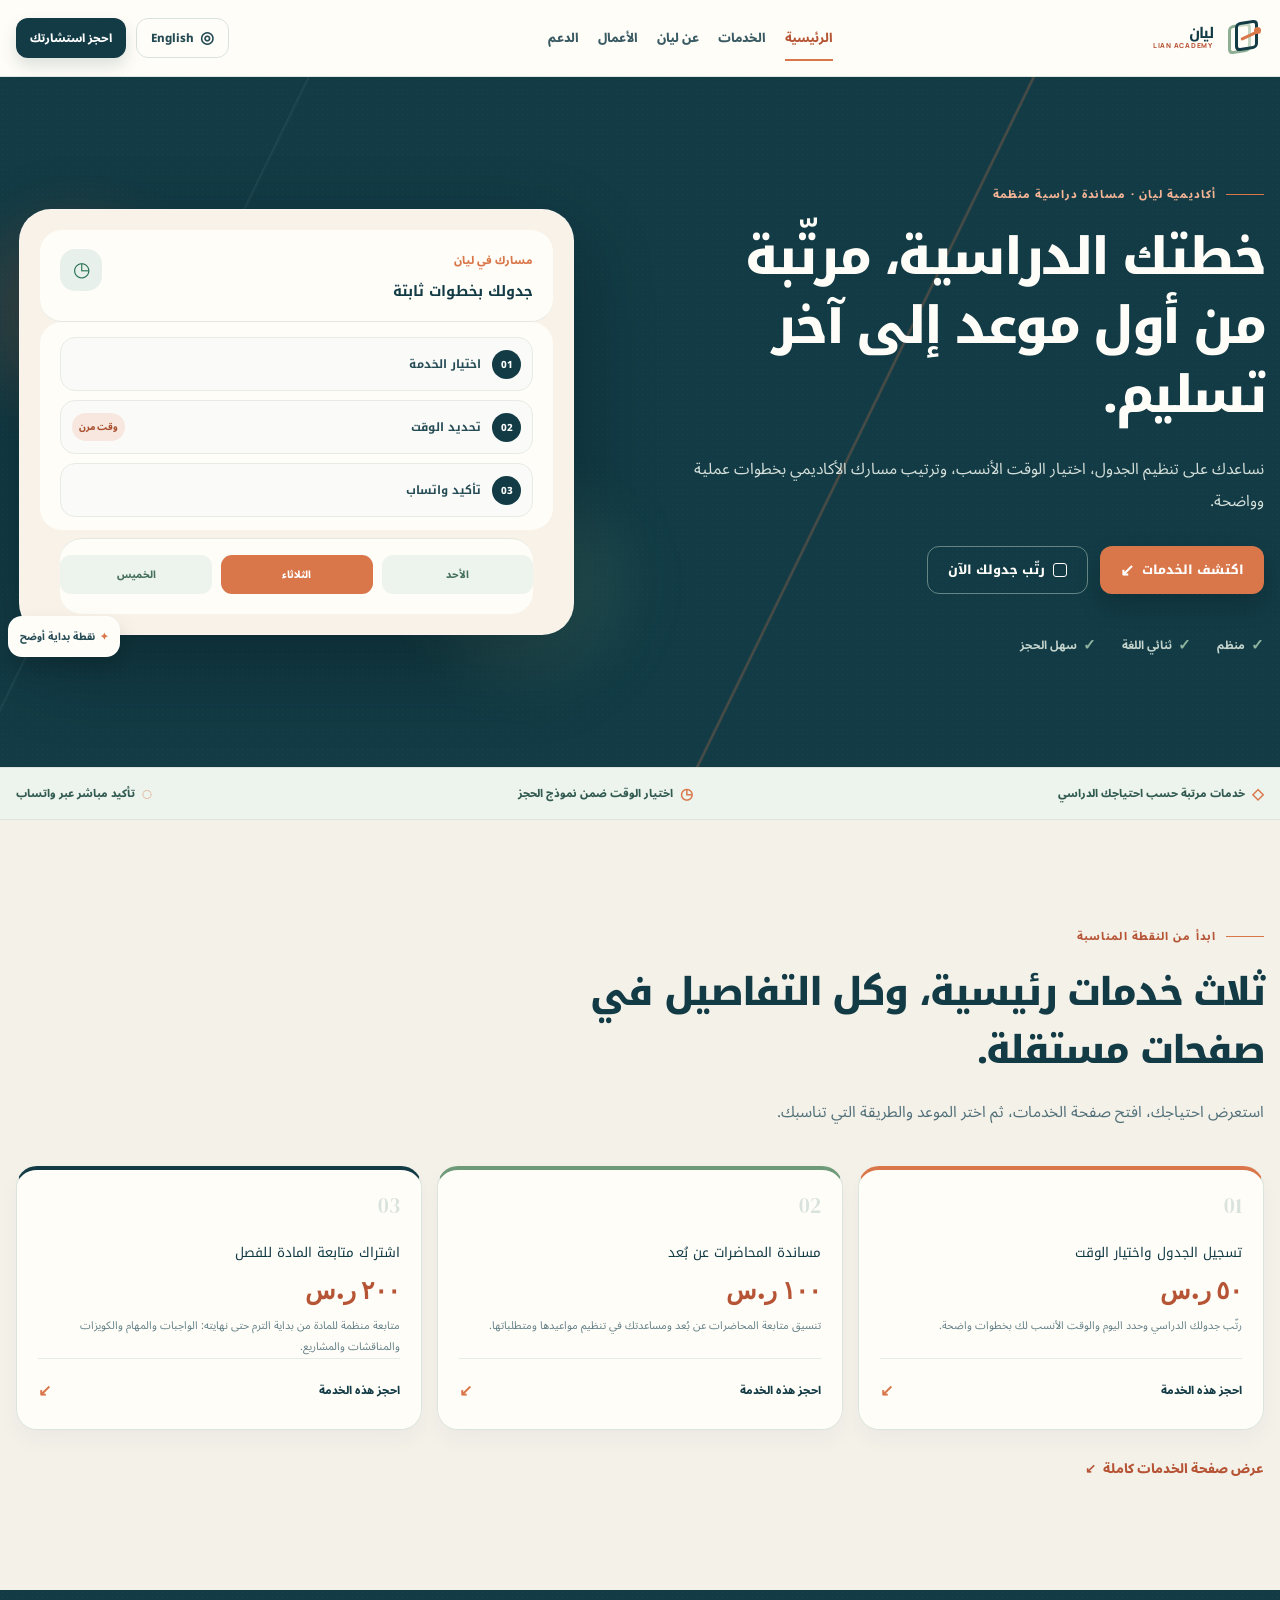
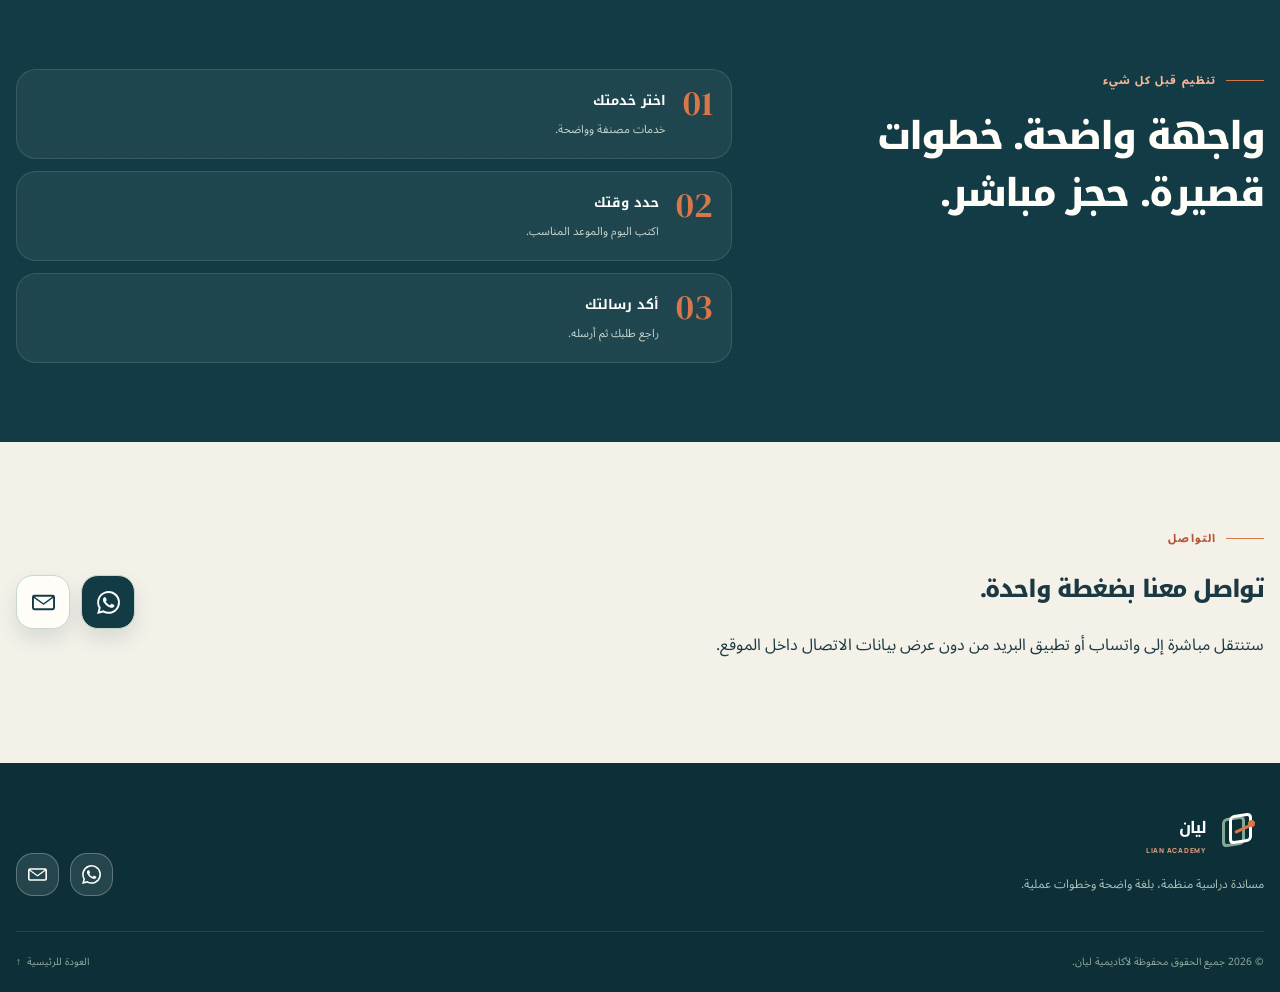
<file: index.html>
<!doctype html>
<html lang="ar" dir="rtl">
<head>
  <meta charset="UTF-8" /><meta name="viewport" content="width=device-width, initial-scale=1.0, maximum-scale=1" />
  <meta name="theme-color" content="#123b45" /><meta name="description" content="أكاديمية ليان: مساندة دراسية منظمة بالعربية والإنجليزية." />
  <title>أكاديمية ليان | Lian Academy</title>
  <link rel="preconnect" href="https://fonts.googleapis.com" /><link rel="preconnect" href="https://fonts.gstatic.com" crossorigin />
  <link href="https://fonts.googleapis.com/css2?family=DM+Serif+Display:ital@0;1&family=Manrope:wght@400;500;600;700;800&family=Noto+Kufi+Arabic:wght@400;500;600;700;800&family=Noto+Sans+Arabic:wght@400;500;600;700;800&display=swap" rel="stylesheet" />
  <link rel="stylesheet" href="style.css" />
</head>
<body><div class="site-watermark" aria-hidden="true"><span class="brand-symbol" aria-hidden="true"><i class="brand-page page-back"></i><i class="brand-page page-front"></i><i class="brand-path"></i><i class="brand-dot"></i></span><span class="brand-symbol" aria-hidden="true"><i class="brand-page page-back"></i><i class="brand-page page-front"></i><i class="brand-path"></i><i class="brand-dot"></i></span></div>
  <header class="site-header"><div class="header-inner">
    <a class="brand" href="index.html" aria-label="Lian Academy"><span class="brand-symbol" aria-hidden="true"><i class="brand-page page-back"></i><i class="brand-page page-front"></i><i class="brand-path"></i><i class="brand-dot"></i></span><span class="brand-word"><strong>ليان</strong><small>LIAN ACADEMY</small></span></a>
    <button class="menu-toggle" id="menuToggle" type="button" aria-expanded="false" aria-controls="mainNavigation"><span class="sr-only">Open navigation</span><span></span><span></span><span></span></button>
    <nav class="main-nav" id="mainNavigation" aria-label="Main navigation">
      <a class="active" href="index.html" data-i18n="nav.home">الرئيسية</a><a href="services.html" data-i18n="nav.services">الخدمات</a><a href="about.html" data-i18n="nav.about">عن ليان</a><a href="work.html" data-i18n="nav.work">الأعمال</a><a href="support.html" data-i18n="nav.support">الدعم</a>
      <a class="mobile-book-button" href="services.html#booking" data-i18n="nav.book">احجز استشارتك</a>
    </nav>
    <div class="header-actions"><button class="language-button" id="languageToggle" type="button" aria-label="Switch language"><span class="globe-mark" aria-hidden="true">◎</span><span id="languageLabel">English</span></button><a class="header-book-button" href="services.html#booking" data-i18n="nav.book">احجز استشارتك</a></div>
  </div></header>
  <main>
    <section class="hero paper-grain" aria-labelledby="hero-title"><div class="hero-lines" aria-hidden="true"></div><div class="container hero-layout">
      <div class="hero-copy"><p class="eyebrow inverse" data-i18n="hero.eyebrow">أكاديمية ليان · مساندة دراسية منظمة</p><h1 id="hero-title" data-i18n="hero.title">خطتك الدراسية، مرتّبة من أول موعد إلى آخر تسليم.</h1><p class="hero-description" data-i18n="hero.description">نساعدك على تنظيم الجدول، اختيار الوقت الأنسب، وترتيب مسارك الأكاديمي بخطوات عملية وواضحة.</p><div class="hero-actions"><a class="button button-clay" href="services.html"><span data-i18n="hero.explore">اكتشف الخدمات</span><span class="arrow-mark" aria-hidden="true">↙</span></a><a class="button button-outline" href="services.html#booking"><span class="calendar-mark" aria-hidden="true">□</span><span data-i18n="hero.plan">رتّب جدولك الآن</span></a></div><ul class="hero-highlights"><li><span>✓</span><span data-i18n="hero.highlights.organized">منظم</span></li><li><span>✓</span><span data-i18n="hero.highlights.bilingual">ثنائي اللغة</span></li><li><span>✓</span><span data-i18n="hero.highlights.easy">سهل الحجز</span></li></ul></div>
      <div class="schedule-panel"><div class="schedule-card"><div class="schedule-heading"><div><span class="schedule-label" data-i18n="hero.panelLabel">مسارك في ليان</span><strong data-i18n="hero.panelTitle">جدولك بخطوات ثابتة</strong></div><span class="clock-circle" aria-hidden="true">◷</span></div><div class="schedule-steps"><div class="schedule-step"><span>01</span><b data-i18n="hero.steps.one">اختيار الخدمة</b></div><div class="schedule-step"><span>02</span><b data-i18n="hero.steps.two">تحديد الوقت</b><em data-i18n="hero.flexible">وقت مرن</em></div><div class="schedule-step"><span>03</span><b data-i18n="hero.steps.three">تأكيد واتساب</b></div></div><div class="week-strip"><span data-i18n="hero.days.sunday">الأحد</span><span class="active" data-i18n="hero.days.tuesday">الثلاثاء</span><span data-i18n="hero.days.thursday">الخميس</span></div></div><p class="starting-point"><span aria-hidden="true">✦</span><span data-i18n="hero.startingPoint">نقطة بداية أوضح</span></p></div>
    </div></section>
    <section class="signal-strip"><div class="container signal-inner"><p><span class="signal-icon">◇</span><span data-i18n="signals.first">خدمات مرتبة حسب احتياجك الدراسي</span></p><p><span class="signal-icon">◷</span><span data-i18n="signals.second">اختيار الوقت ضمن نموذج الحجز</span></p><p><span class="signal-icon">◌</span><span data-i18n="signals.third">تأكيد مباشر عبر واتساب</span></p></div></section>
    <section class="home-overview container"><div class="section-intro"><p class="eyebrow" data-i18n="home.overviewEyebrow">ابدأ من النقطة المناسبة</p><h2 data-i18n="home.overviewTitle">ثلاث خدمات رئيسية، وكل التفاصيل في صفحات مستقلة.</h2><p data-i18n="home.overviewDescription">استعرض احتياجك، افتح صفحة الخدمات، ثم اختر الموعد والطريقة التي تناسبك.</p></div><div class="home-service-preview" id="homeServicePreview"></div><a class="all-services-link" href="services.html"><span data-i18n="home.allServices">عرض صفحة الخدمات كاملة</span><span aria-hidden="true">↙</span></a></section>
    <section class="home-route paper-grain"><div class="container route-layout"><div><p class="eyebrow inverse" data-i18n="home.routeEyebrow">تنظيم قبل كل شيء</p><h2 data-i18n="home.routeTitle">واجهة واضحة. خطوات قصيرة. حجز مباشر.</h2></div><ol class="home-route-list" id="homeRoute"></ol></div></section>
    <section class="home-support container"><div><p class="eyebrow" data-i18n="home.contactEyebrow">التواصل</p><h2 data-i18n="home.contactTitle">تواصل معنا بضغطة واحدة.</h2><p data-i18n="home.contactDescription">ستنتقل مباشرة إلى واتساب أو تطبيق البريد من دون عرض بيانات الاتصال داخل الموقع.</p></div><div class="icon-contact-row" id="homeContactIcons"></div></section>
  </main>
  <footer class="site-footer"><div class="container footer-top"><div><div class="footer-brand" aria-label="Lian Academy"><span class="brand-symbol" aria-hidden="true"><i class="brand-page page-back"></i><i class="brand-page page-front"></i><i class="brand-path"></i><i class="brand-dot"></i></span><span><strong>ليان</strong><small>LIAN ACADEMY</small></span></div><p data-i18n="footer.tagline">مساندة دراسية منظمة، بلغة واضحة وخطوات عملية.</p></div><div class="footer-icon-contacts" id="footerContactIcons"></div></div><div class="container footer-bottom"><p>© <span id="year"></span> <span data-i18n="footer.rights">جميع الحقوق محفوظة لأكاديمية ليان.</span></p><a href="index.html"><span data-i18n="footer.top">العودة للأعلى</span><span aria-hidden="true">↑</span></a></div></footer>
  <script src="script.js"></script>
</body></html>
</file>
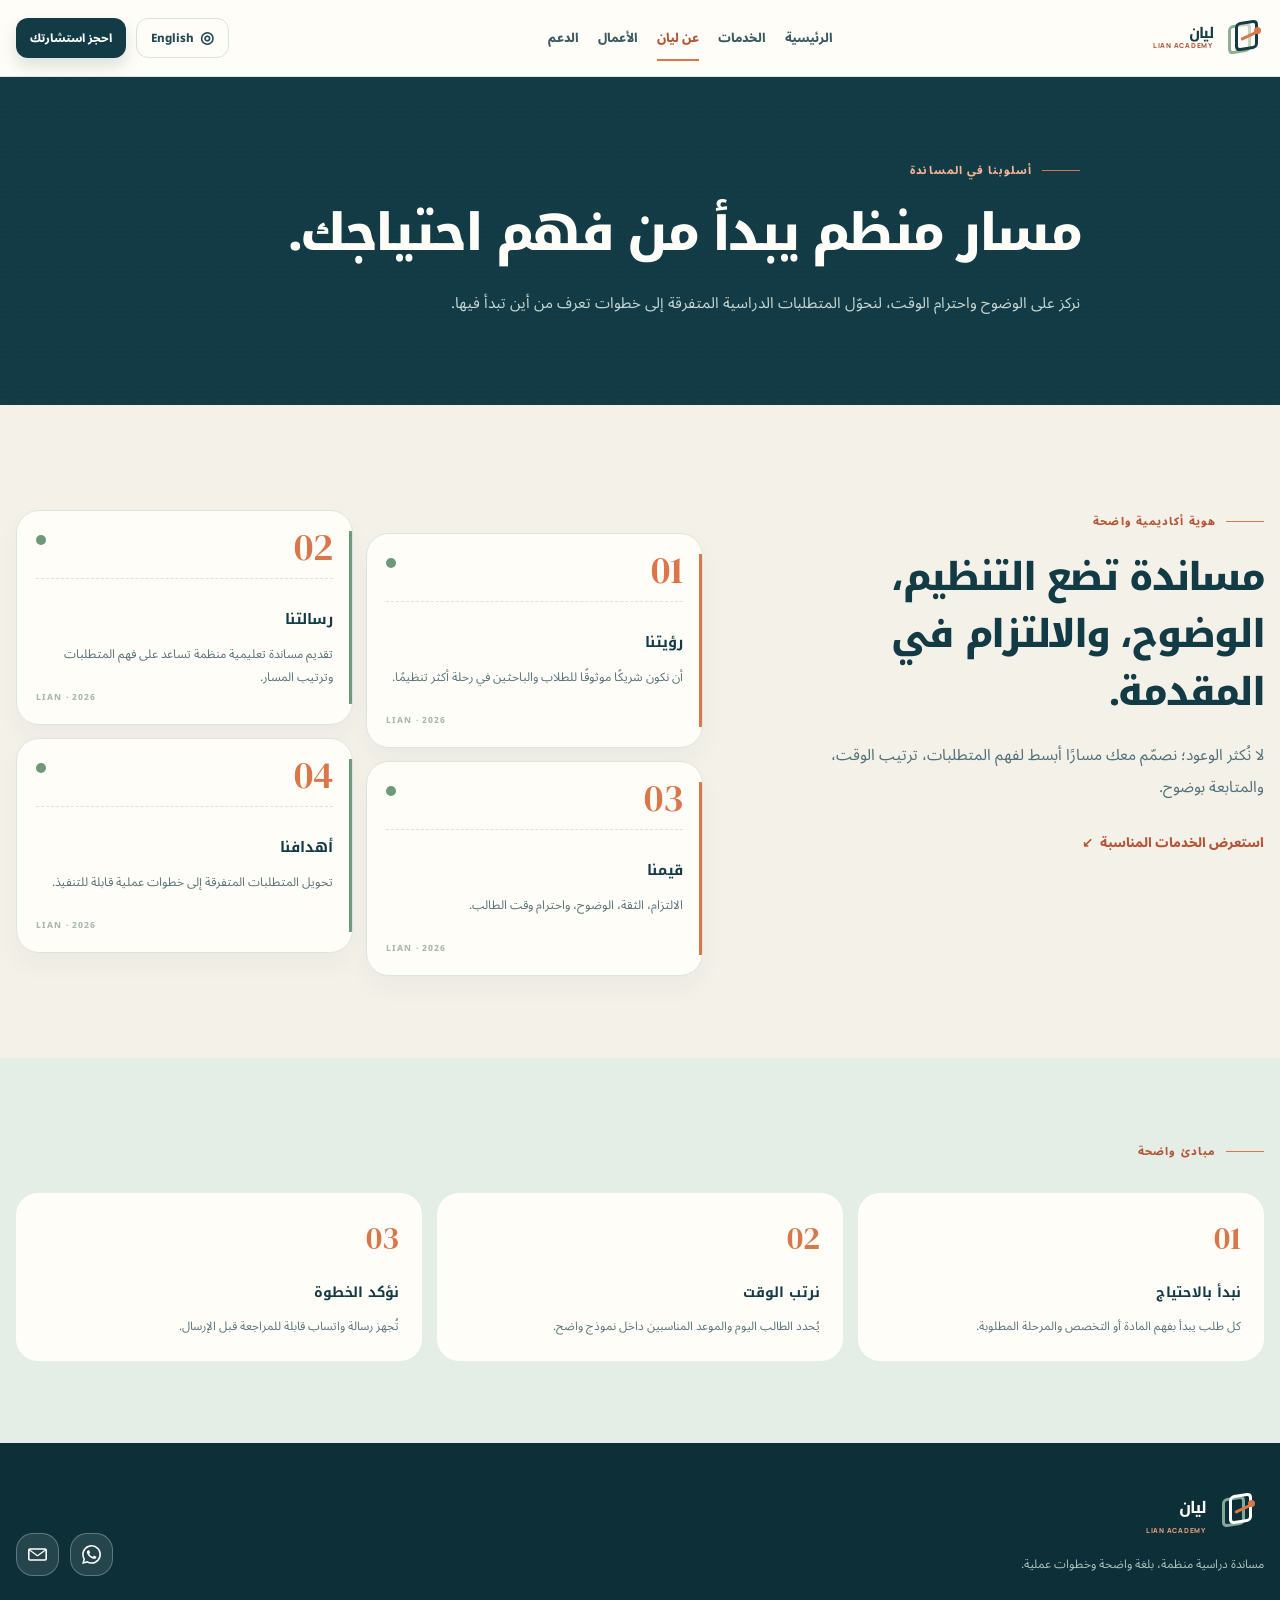
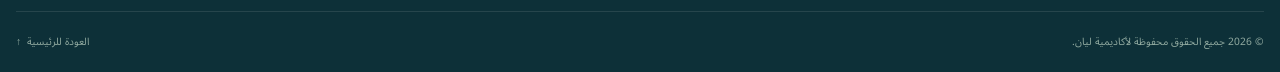
<file: about.html>
<!doctype html>
<html lang="ar" dir="rtl"><head><meta charset="UTF-8" /><meta name="viewport" content="width=device-width, initial-scale=1.0, maximum-scale=1" /><meta name="theme-color" content="#123b45" /><title>عن ليان | أكاديمية ليان</title><link rel="preconnect" href="https://fonts.googleapis.com" /><link rel="preconnect" href="https://fonts.gstatic.com" crossorigin /><link href="https://fonts.googleapis.com/css2?family=DM+Serif+Display:ital@0;1&family=Manrope:wght@400;500;600;700;800&family=Noto+Kufi+Arabic:wght@400;500;600;700;800&family=Noto+Sans+Arabic:wght@400;500;600;700;800&display=swap" rel="stylesheet" /><link rel="stylesheet" href="style.css" /></head>
<body><div class="site-watermark" aria-hidden="true"><span class="brand-symbol" aria-hidden="true"><i class="brand-page page-back"></i><i class="brand-page page-front"></i><i class="brand-path"></i><i class="brand-dot"></i></span><span class="brand-symbol" aria-hidden="true"><i class="brand-page page-back"></i><i class="brand-page page-front"></i><i class="brand-path"></i><i class="brand-dot"></i></span></div><header class="site-header"><div class="header-inner"><a class="brand" href="index.html" aria-label="Lian Academy"><span class="brand-symbol" aria-hidden="true"><i class="brand-page page-back"></i><i class="brand-page page-front"></i><i class="brand-path"></i><i class="brand-dot"></i></span><span class="brand-word"><strong>ليان</strong><small>LIAN ACADEMY</small></span></a><button class="menu-toggle" id="menuToggle" type="button" aria-expanded="false" aria-controls="mainNavigation"><span class="sr-only">Open navigation</span><span></span><span></span><span></span></button><nav class="main-nav" id="mainNavigation"><a href="index.html" data-i18n="nav.home">الرئيسية</a><a href="services.html" data-i18n="nav.services">الخدمات</a><a class="active" href="about.html" data-i18n="nav.about">عن ليان</a><a href="work.html" data-i18n="nav.work">الأعمال</a><a href="support.html" data-i18n="nav.support">الدعم</a><a class="mobile-book-button" href="services.html#booking" data-i18n="nav.book">احجز استشارتك</a></nav><div class="header-actions"><button class="language-button" id="languageToggle" type="button" aria-label="Switch language"><span class="globe-mark">◎</span><span id="languageLabel">English</span></button><a class="header-book-button" href="services.html#booking" data-i18n="nav.book">احجز استشارتك</a></div></div></header>
<main><section class="page-hero paper-grain"><div class="container page-hero-inner"><p class="eyebrow inverse" data-i18n="about.eyebrow">أسلوبنا في المساندة</p><h1 data-i18n="about.title">مسار منظم يبدأ من فهم احتياجك.</h1><p data-i18n="about.description">نركز على الوضوح واحترام الوقت، لنحوّل المتطلبات الدراسية المتفرقة إلى خطوات تعرف من أين تبدأ فيها.</p></div></section><section class="about-content container"><div class="about-statement"><p class="eyebrow" data-i18n="identity.eyebrow">هوية أكاديمية واضحة</p><h2 data-i18n="identity.title">مساندة تضع التنظيم، الوضوح، والالتزام في المقدمة.</h2><p data-i18n="identity.description">لا نُكثر الوعود؛ نصمّم معك مسارًا أبسط لفهم المتطلبات، ترتيب الوقت، والمتابعة بوضوح.</p><a class="text-link" href="services.html"><span data-i18n="about.cta">استعرض الخدمات المناسبة</span><span>↙</span></a></div><div class="identity-ledger" id="identityCards"></div></section><section class="about-principles"><div class="container"><p class="eyebrow" data-i18n="about.principlesEyebrow">مبادئ واضحة</p><div class="principle-grid" id="principleGrid"></div></div></section></main>
<footer class="site-footer"><div class="container footer-top"><div><div class="footer-brand" aria-label="Lian Academy"><span class="brand-symbol" aria-hidden="true"><i class="brand-page page-back"></i><i class="brand-page page-front"></i><i class="brand-path"></i><i class="brand-dot"></i></span><span><strong>ليان</strong><small>LIAN ACADEMY</small></span></div><p data-i18n="footer.tagline">مساندة دراسية منظمة، بلغة واضحة وخطوات عملية.</p></div><div class="footer-icon-contacts" id="footerContactIcons"></div></div><div class="container footer-bottom"><p>© <span id="year"></span> <span data-i18n="footer.rights">جميع الحقوق محفوظة لأكاديمية ليان.</span></p><a href="index.html"><span data-i18n="footer.top">العودة للرئيسية</span><span>↑</span></a></div></footer><script src="script.js"></script></body></html>
</file>
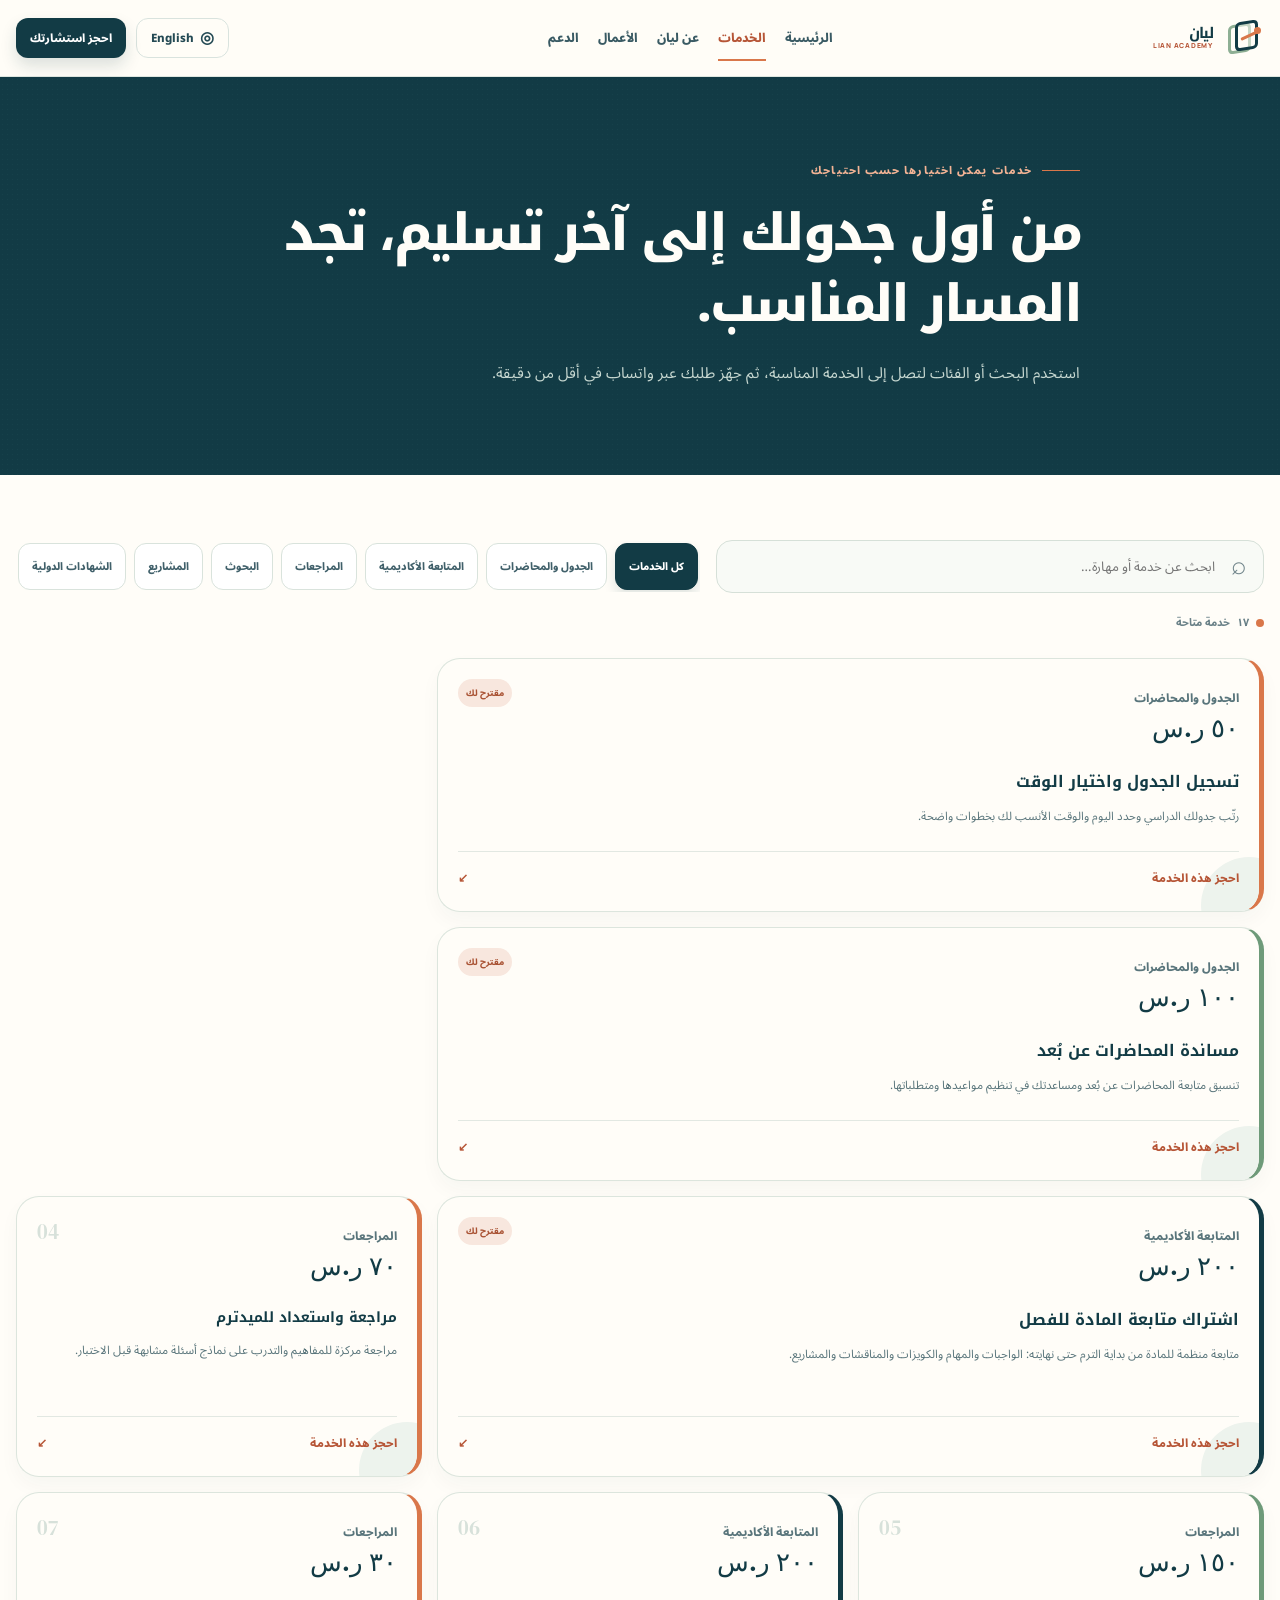
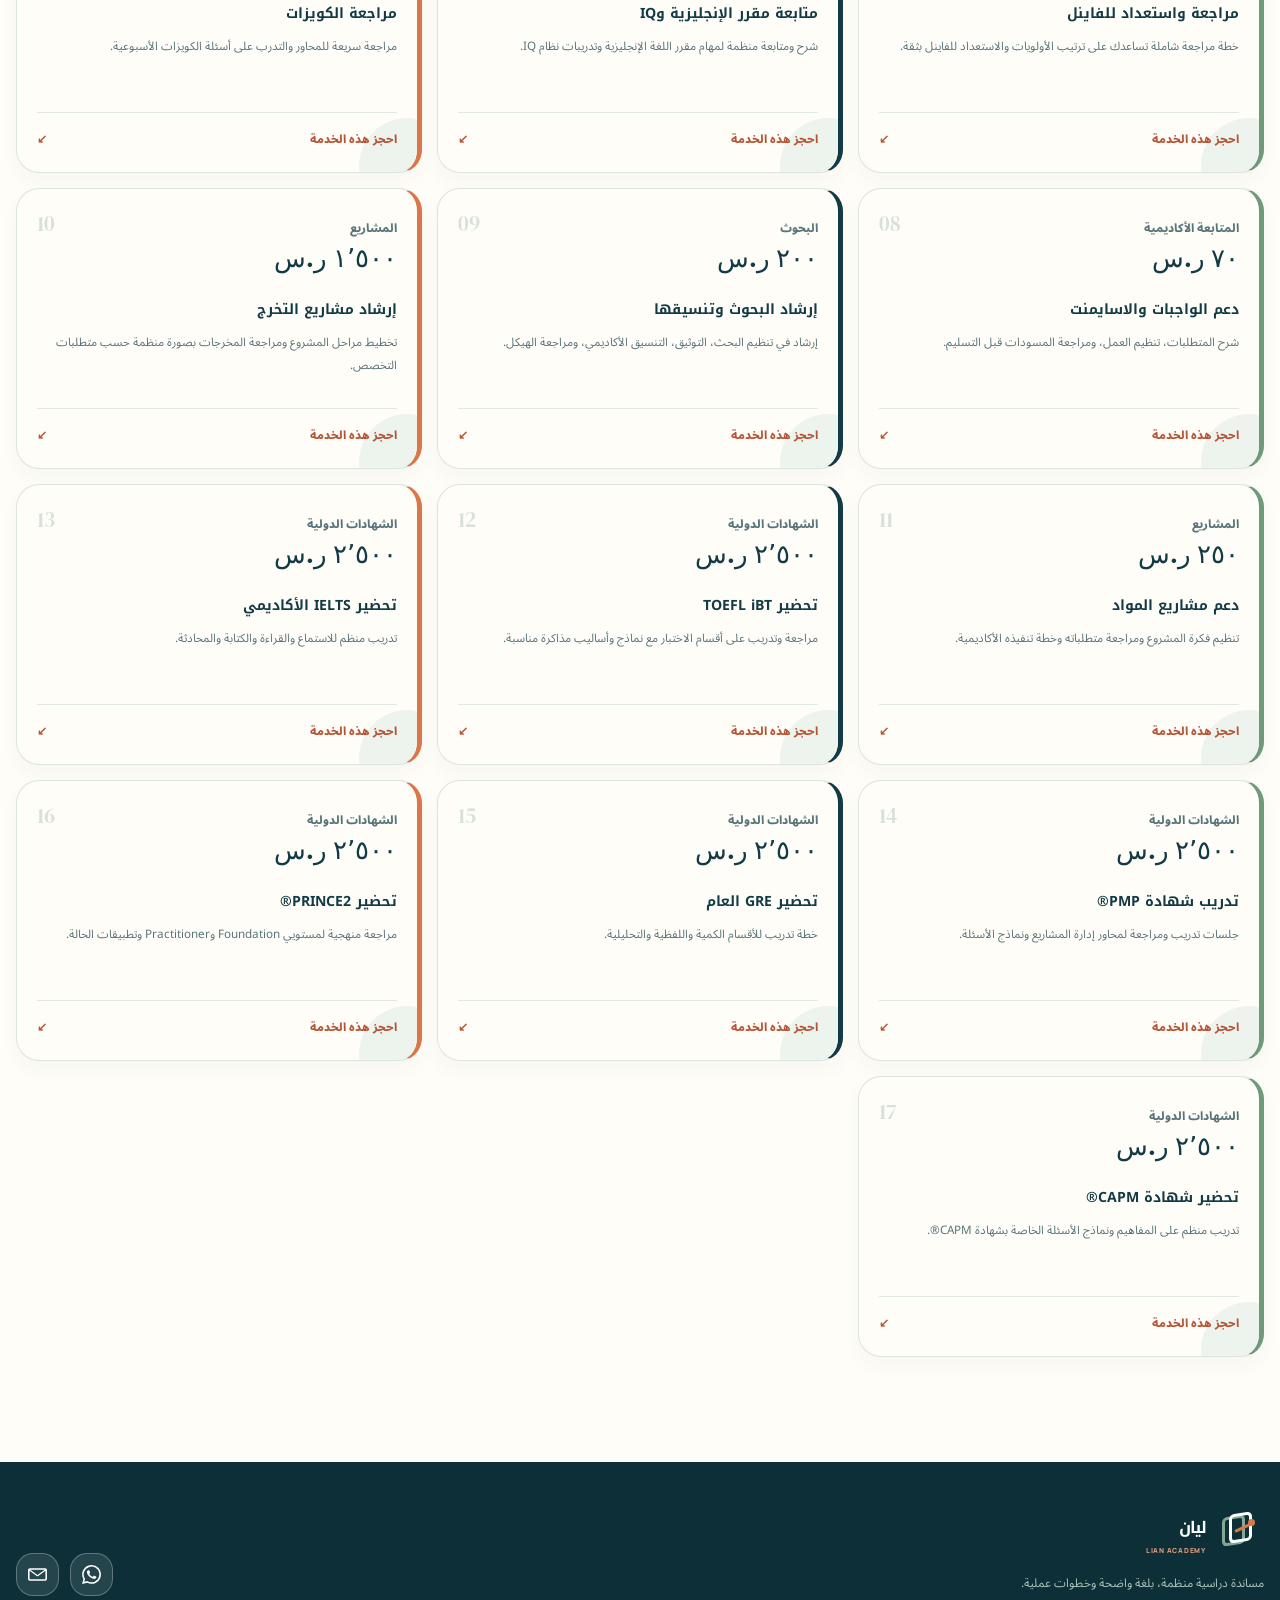
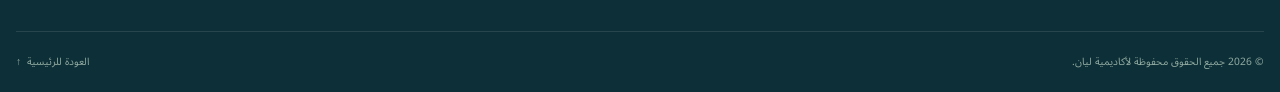
<file: services.html>
<!doctype html>
<html lang="ar" dir="rtl">
<head>
  <meta charset="UTF-8" /><meta name="viewport" content="width=device-width, initial-scale=1.0, maximum-scale=1" /><meta name="theme-color" content="#123b45" />
  <title>الخدمات | أكاديمية ليان</title><link rel="preconnect" href="https://fonts.googleapis.com" /><link rel="preconnect" href="https://fonts.gstatic.com" crossorigin />
  <link href="https://fonts.googleapis.com/css2?family=DM+Serif+Display:ital@0;1&family=Manrope:wght@400;500;600;700;800&family=Noto+Kufi+Arabic:wght@400;500;600;700;800&family=Noto+Sans+Arabic:wght@400;500;600;700;800&display=swap" rel="stylesheet" /><link rel="stylesheet" href="style.css" />
</head>
<body><div class="site-watermark" aria-hidden="true"><span class="brand-symbol" aria-hidden="true"><i class="brand-page page-back"></i><i class="brand-page page-front"></i><i class="brand-path"></i><i class="brand-dot"></i></span><span class="brand-symbol" aria-hidden="true"><i class="brand-page page-back"></i><i class="brand-page page-front"></i><i class="brand-path"></i><i class="brand-dot"></i></span></div>
  <header class="site-header"><div class="header-inner"><a class="brand" href="index.html" aria-label="Lian Academy"><span class="brand-symbol" aria-hidden="true"><i class="brand-page page-back"></i><i class="brand-page page-front"></i><i class="brand-path"></i><i class="brand-dot"></i></span><span class="brand-word"><strong>ليان</strong><small>LIAN ACADEMY</small></span></a><button class="menu-toggle" id="menuToggle" type="button" aria-expanded="false" aria-controls="mainNavigation"><span class="sr-only">Open navigation</span><span></span><span></span><span></span></button><nav class="main-nav" id="mainNavigation"><a href="index.html" data-i18n="nav.home">الرئيسية</a><a class="active" href="services.html" data-i18n="nav.services">الخدمات</a><a href="about.html" data-i18n="nav.about">عن ليان</a><a href="work.html" data-i18n="nav.work">الأعمال</a><a href="support.html" data-i18n="nav.support">الدعم</a><button class="mobile-book-button" type="button" data-open-booking data-service-id="schedule" data-i18n="nav.book">احجز استشارتك</button></nav><div class="header-actions"><button class="language-button" id="languageToggle" type="button" aria-label="Switch language"><span class="globe-mark">◎</span><span id="languageLabel">English</span></button><button class="header-book-button" type="button" data-open-booking data-service-id="schedule" data-i18n="nav.book">احجز استشارتك</button></div></div></header>
  <main>
    <section class="page-hero paper-grain"><div class="container page-hero-inner"><p class="eyebrow inverse" data-i18n="services.eyebrow">خدمات يمكن اختيارها حسب احتياجك</p><h1 data-i18n="services.title">من أول جدولك إلى آخر تسليم، تجد المسار المناسب.</h1><p data-i18n="services.description">استخدم البحث أو الفئات لتصل إلى الخدمة المناسبة، ثم جهّز طلبك عبر واتساب في أقل من دقيقة.</p></div></section>
    <section class="services-section" aria-labelledby="services-title"><div class="container"><h2 id="services-title" class="sr-only">Services</h2><div class="service-controls"><label class="search-box" for="serviceSearch"><span class="search-mark">⌕</span><input id="serviceSearch" type="search" autocomplete="off" data-i18n-placeholder="services.search" placeholder="ابحث عن خدمة أو مهارة…" /></label><div class="category-list" id="categoryList" role="tablist"></div></div><p class="service-result"><span></span><b id="serviceCount">17</b> <span data-i18n="services.available">خدمة متاحة</span></p><div class="service-paths" id="serviceGrid"></div><div class="empty-services" id="emptyServices" hidden data-i18n="services.empty">لم نجد خدمة مطابقة. جرّب كلمة أخرى أو اختر فئة مختلفة.</div></div></section>
  </main>
  <footer class="site-footer"><div class="container footer-top"><div><div class="footer-brand" aria-label="Lian Academy"><span class="brand-symbol" aria-hidden="true"><i class="brand-page page-back"></i><i class="brand-page page-front"></i><i class="brand-path"></i><i class="brand-dot"></i></span><span><strong>ليان</strong><small>LIAN ACADEMY</small></span></div><p data-i18n="footer.tagline">مساندة دراسية منظمة، بلغة واضحة وخطوات عملية.</p></div><div class="footer-icon-contacts" id="footerContactIcons"></div></div><div class="container footer-bottom"><p>© <span id="year"></span> <span data-i18n="footer.rights">جميع الحقوق محفوظة لأكاديمية ليان.</span></p><a href="index.html"><span data-i18n="footer.top">العودة للرئيسية</span><span aria-hidden="true">↑</span></a></div></footer>
  <div class="booking-modal" id="bookingModal" aria-hidden="true" role="dialog" aria-modal="true" aria-labelledby="bookingTitle"><div class="modal-backdrop" data-close-booking></div><section class="booking-window"><button class="modal-close" type="button" data-close-booking aria-label="Close">×</button><div class="booking-form-view" id="bookingFormView"><div class="booking-symbol">▣</div><h2 id="bookingTitle" data-i18n="booking.title">احجز مساندتك الآن</h2><p class="booking-lead" data-i18n="booking.description">أدخل بياناتك، ثم سنجهّز رسالة مرتبة لتكمل الطلب عبر واتساب.</p><div class="selected-service" id="selectedService"></div><form id="bookingForm"><div class="field-grid"><label><span data-i18n="booking.name">اسم الطالب</span><input id="studentName" required /></label><label><span data-i18n="booking.phone">رقم التواصل</span><input id="studentPhone" inputmode="tel" required /></label><label><span data-i18n="booking.course">المادة أو التخصص</span><input id="studentCourse" required /></label><label><span data-i18n="booking.day">اليوم المفضل</span><input id="preferredDay" required data-i18n-placeholder="booking.dayPlaceholder" placeholder="مثال: الأحد" /></label><label><span data-i18n="booking.time">الوقت المفضل</span><input id="preferredTime" required data-i18n-placeholder="booking.timePlaceholder" placeholder="مثال: 6:00 مساءً" /></label></div><label class="notes-field"><span data-i18n="booking.notes">ملاحظات إضافية (اختياري)</span><textarea id="bookingNotes" rows="4"></textarea></label><p class="privacy-note" data-i18n="booking.privacy">لا تُحفظ بياناتك في الموقع؛ تُرسل فقط ضمن رسالة واتساب التي تعتمدها أنت.</p><button class="button form-button" type="submit"><span data-i18n="booking.prepare">جهّز طلب واتساب</span><span>◌</span></button></form></div><div class="booking-success-view" id="bookingSuccessView" hidden><div class="booking-symbol success-symbol">✓</div><h2 data-i18n="booking.successTitle">طلبك أصبح جاهزًا</h2><p class="booking-lead" data-i18n="booking.successDescription">اضغط لإرسال التفاصيل إلى الأكاديمية عبر واتساب.</p><div class="prepared-service" id="preparedService"></div><a class="button whatsapp-button full-button" id="sendWhatsapp" href="#" target="_blank" rel="noreferrer"><span class="contact-svg whatsapp-small" aria-hidden="true"></span><span data-i18n="booking.send">فتح واتساب وإرسال الطلب</span><span>↗</span></a></div></section></div>
  <script src="script.js"></script>
</body></html>
</file>
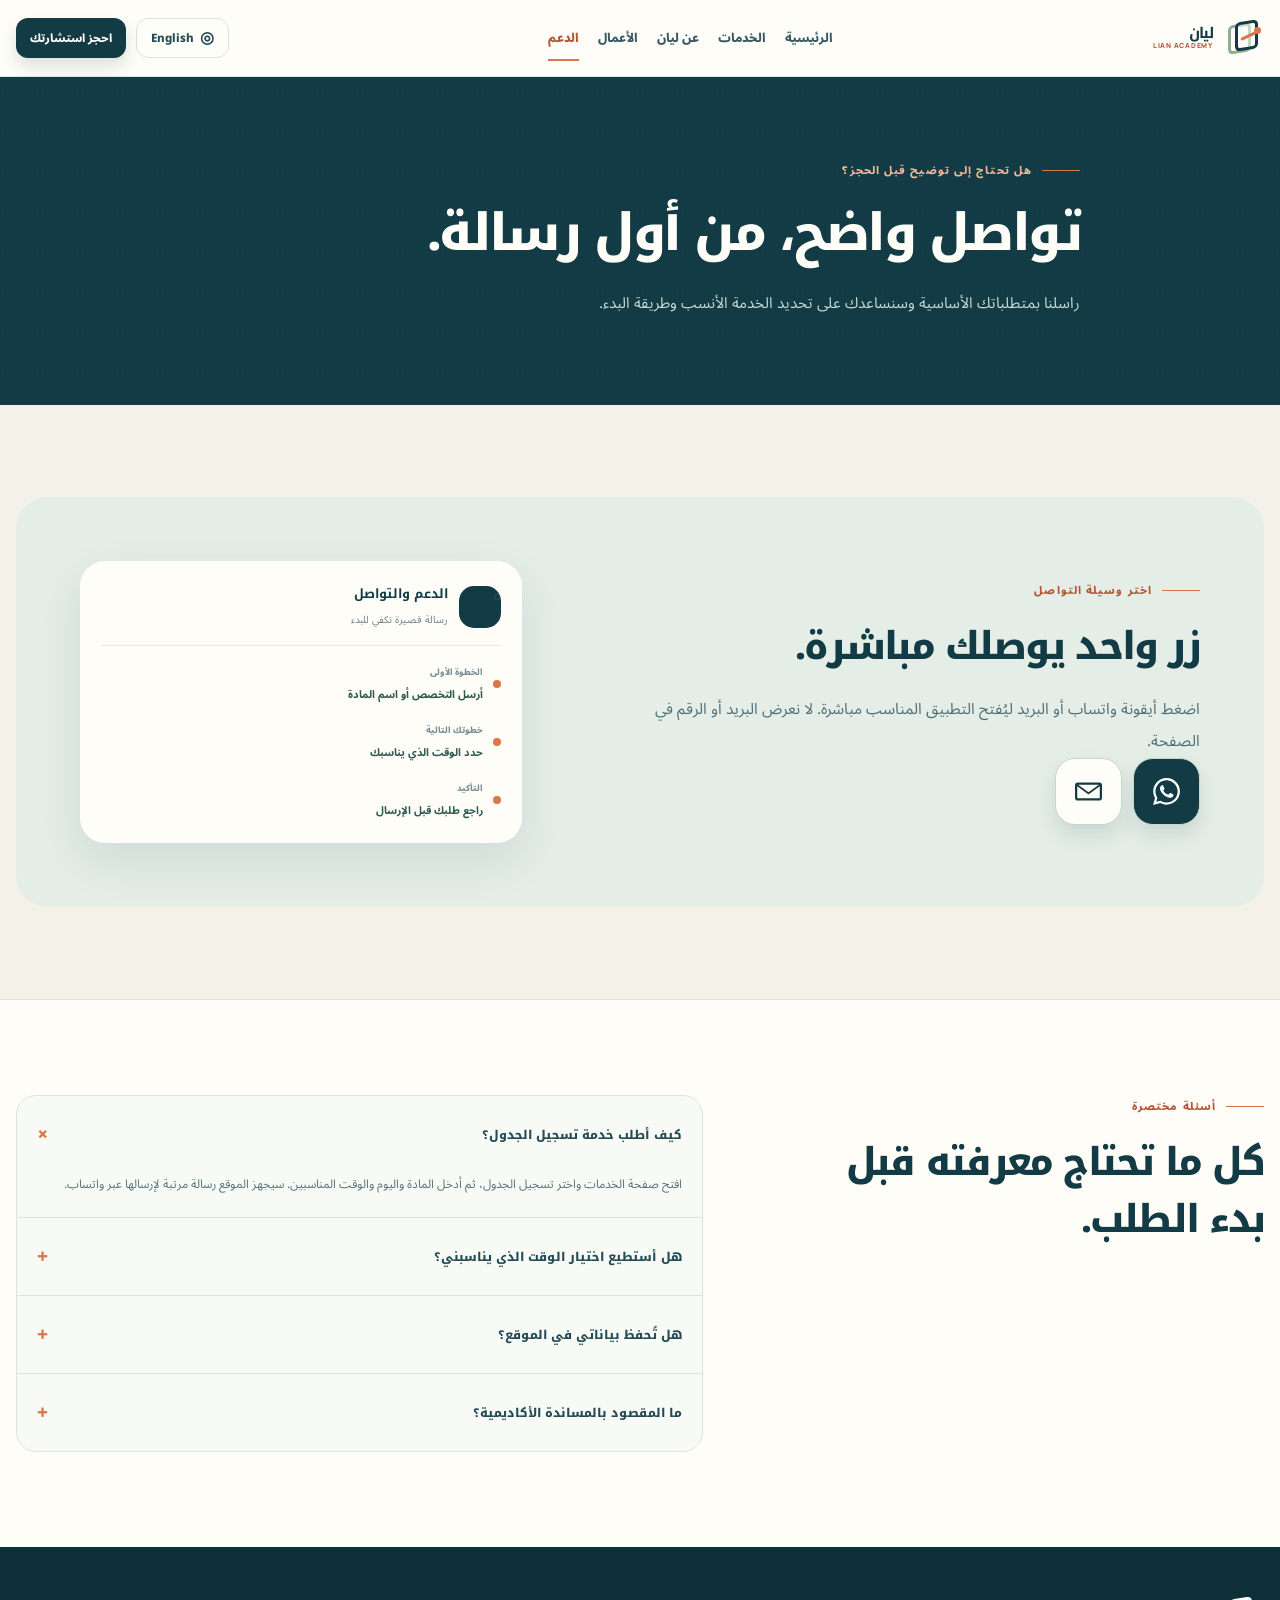
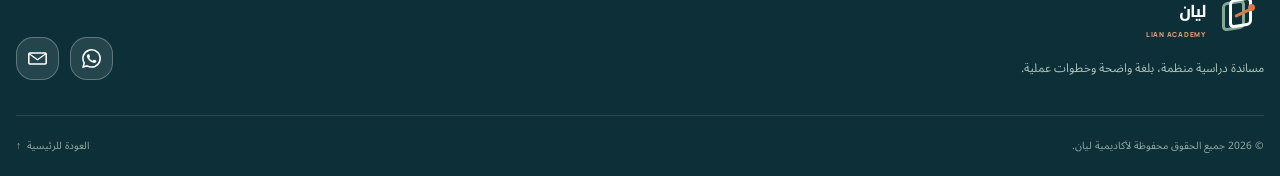
<file: support.html>
<!doctype html>
<html lang="ar" dir="rtl"><head><meta charset="UTF-8" /><meta name="viewport" content="width=device-width, initial-scale=1.0, maximum-scale=1" /><meta name="theme-color" content="#123b45" /><title>الدعم | أكاديمية ليان</title><link rel="preconnect" href="https://fonts.googleapis.com" /><link rel="preconnect" href="https://fonts.gstatic.com" crossorigin /><link href="https://fonts.googleapis.com/css2?family=DM+Serif+Display:ital@0;1&family=Manrope:wght@400;500;600;700;800&family=Noto+Kufi+Arabic:wght@400;500;600;700;800&family=Noto+Sans+Arabic:wght@400;500;600;700;800&display=swap" rel="stylesheet" /><link rel="stylesheet" href="style.css" /></head>
<body><div class="site-watermark" aria-hidden="true"><span class="brand-symbol" aria-hidden="true"><i class="brand-page page-back"></i><i class="brand-page page-front"></i><i class="brand-path"></i><i class="brand-dot"></i></span><span class="brand-symbol" aria-hidden="true"><i class="brand-page page-back"></i><i class="brand-page page-front"></i><i class="brand-path"></i><i class="brand-dot"></i></span></div><header class="site-header"><div class="header-inner"><a class="brand" href="index.html" aria-label="Lian Academy"><span class="brand-symbol" aria-hidden="true"><i class="brand-page page-back"></i><i class="brand-page page-front"></i><i class="brand-path"></i><i class="brand-dot"></i></span><span class="brand-word"><strong>ليان</strong><small>LIAN ACADEMY</small></span></a><button class="menu-toggle" id="menuToggle" type="button" aria-expanded="false" aria-controls="mainNavigation"><span class="sr-only">Open navigation</span><span></span><span></span><span></span></button><nav class="main-nav" id="mainNavigation"><a href="index.html" data-i18n="nav.home">الرئيسية</a><a href="services.html" data-i18n="nav.services">الخدمات</a><a href="about.html" data-i18n="nav.about">عن ليان</a><a href="work.html" data-i18n="nav.work">الأعمال</a><a class="active" href="support.html" data-i18n="nav.support">الدعم</a><a class="mobile-book-button" href="services.html#booking" data-i18n="nav.book">احجز استشارتك</a></nav><div class="header-actions"><button class="language-button" id="languageToggle" type="button" aria-label="Switch language"><span class="globe-mark">◎</span><span id="languageLabel">English</span></button><a class="header-book-button" href="services.html#booking" data-i18n="nav.book">احجز استشارتك</a></div></div></header>
<main><section class="page-hero paper-grain"><div class="container page-hero-inner"><p class="eyebrow inverse" data-i18n="support.eyebrow">هل تحتاج إلى توضيح قبل الحجز؟</p><h1 data-i18n="support.title">تواصل واضح، من أول رسالة.</h1><p data-i18n="support.description">راسلنا بمتطلباتك الأساسية وسنساعدك على تحديد الخدمة الأنسب وطريقة البدء.</p></div></section><section class="support-page container"><div class="support-panel paper-grain"><div class="support-copy"><p class="eyebrow" data-i18n="support.contactEyebrow">اختر وسيلة التواصل</p><h2 data-i18n="support.contactTitle">زر واحد يوصلك مباشرة.</h2><p data-i18n="support.iconOnly">اضغط أيقونة واتساب أو البريد ليُفتح التطبيق المناسب مباشرة. لا نعرض البريد أو الرقم في الصفحة.</p><div class="icon-contact-row large" id="supportContactIcons"></div></div><aside class="support-note" id="supportNote"></aside></div></section><section class="faq-section"><div class="container faq-layout"><div class="faq-intro"><p class="eyebrow" data-i18n="faq.eyebrow">أسئلة مختصرة</p><h2 data-i18n="faq.title">كل ما تحتاج معرفته قبل بدء الطلب.</h2></div><div class="faq-list" id="faqList"></div></div></section></main>
<footer class="site-footer"><div class="container footer-top"><div><div class="footer-brand" aria-label="Lian Academy"><span class="brand-symbol" aria-hidden="true"><i class="brand-page page-back"></i><i class="brand-page page-front"></i><i class="brand-path"></i><i class="brand-dot"></i></span><span><strong>ليان</strong><small>LIAN ACADEMY</small></span></div><p data-i18n="footer.tagline">مساندة دراسية منظمة، بلغة واضحة وخطوات عملية.</p></div><div class="footer-icon-contacts" id="footerContactIcons"></div></div><div class="container footer-bottom"><p>© <span id="year"></span> <span data-i18n="footer.rights">جميع الحقوق محفوظة لأكاديمية ليان.</span></p><a href="index.html"><span data-i18n="footer.top">العودة للرئيسية</span><span>↑</span></a></div></footer><script src="script.js"></script></body></html>
</file>
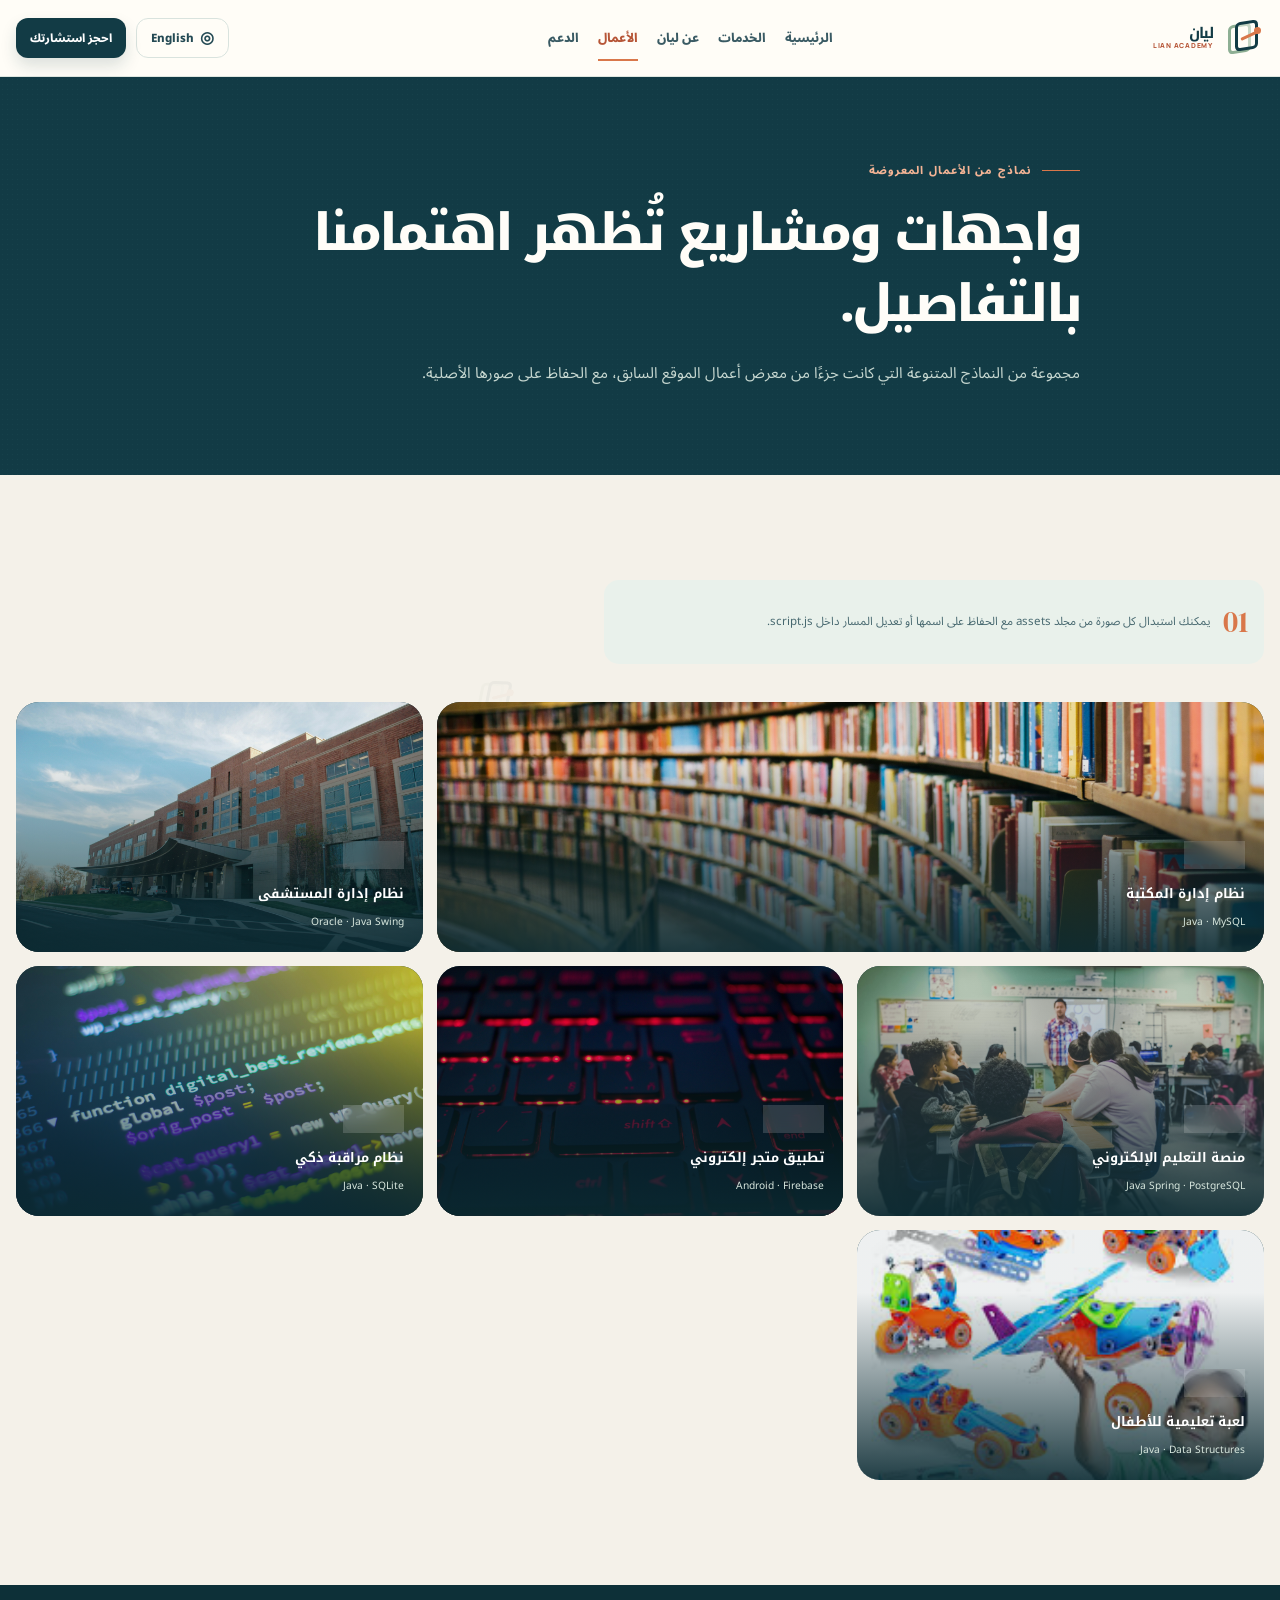
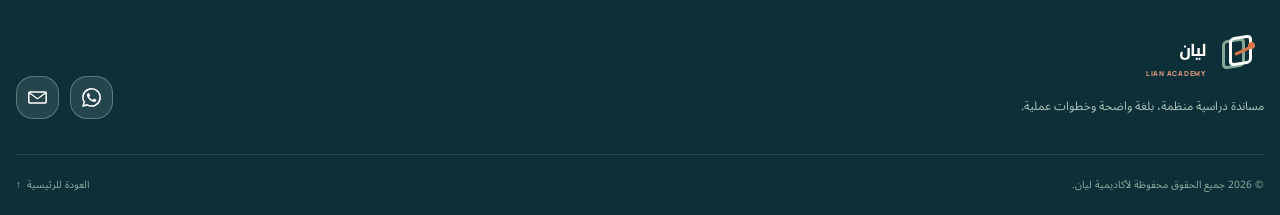
<file: work.html>
<!doctype html>
<html lang="ar" dir="rtl"><head><meta charset="UTF-8" /><meta name="viewport" content="width=device-width, initial-scale=1.0, maximum-scale=1" /><meta name="theme-color" content="#123b45" /><title>الأعمال | أكاديمية ليان</title><link rel="preconnect" href="https://fonts.googleapis.com" /><link rel="preconnect" href="https://fonts.gstatic.com" crossorigin /><link href="https://fonts.googleapis.com/css2?family=DM+Serif+Display:ital@0;1&family=Manrope:wght@400;500;600;700;800&family=Noto+Kufi+Arabic:wght@400;500;600;700;800&family=Noto+Sans+Arabic:wght@400;500;600;700;800&display=swap" rel="stylesheet" /><link rel="stylesheet" href="style.css" /></head>
<body><div class="site-watermark" aria-hidden="true"><span class="brand-symbol" aria-hidden="true"><i class="brand-page page-back"></i><i class="brand-page page-front"></i><i class="brand-path"></i><i class="brand-dot"></i></span><span class="brand-symbol" aria-hidden="true"><i class="brand-page page-back"></i><i class="brand-page page-front"></i><i class="brand-path"></i><i class="brand-dot"></i></span></div><header class="site-header"><div class="header-inner"><a class="brand" href="index.html" aria-label="Lian Academy"><span class="brand-symbol" aria-hidden="true"><i class="brand-page page-back"></i><i class="brand-page page-front"></i><i class="brand-path"></i><i class="brand-dot"></i></span><span class="brand-word"><strong>ليان</strong><small>LIAN ACADEMY</small></span></a><button class="menu-toggle" id="menuToggle" type="button" aria-expanded="false" aria-controls="mainNavigation"><span class="sr-only">Open navigation</span><span></span><span></span><span></span></button><nav class="main-nav" id="mainNavigation"><a href="index.html" data-i18n="nav.home">الرئيسية</a><a href="services.html" data-i18n="nav.services">الخدمات</a><a href="about.html" data-i18n="nav.about">عن ليان</a><a class="active" href="work.html" data-i18n="nav.work">الأعمال</a><a href="support.html" data-i18n="nav.support">الدعم</a><a class="mobile-book-button" href="services.html#booking" data-i18n="nav.book">احجز استشارتك</a></nav><div class="header-actions"><button class="language-button" id="languageToggle" type="button" aria-label="Switch language"><span class="globe-mark">◎</span><span id="languageLabel">English</span></button><a class="header-book-button" href="services.html#booking" data-i18n="nav.book">احجز استشارتك</a></div></div></header>
<main><section class="page-hero paper-grain"><div class="container page-hero-inner"><p class="eyebrow inverse" data-i18n="work.eyebrow">نماذج من الأعمال المعروضة</p><h1 data-i18n="work.title">واجهات ومشاريع تُظهر اهتمامنا بالتفاصيل.</h1><p data-i18n="work.description">مجموعة من النماذج المتنوعة التي كانت جزءًا من معرض أعمال الموقع السابق، مع الحفاظ على صورها الأصلية.</p></div></section><section class="work-section container"><div class="gallery-note"><span>01</span><p data-i18n="work.note">يمكنك استبدال كل صورة من مجلد assets مع الحفاظ على اسمها أو تعديل المسار داخل script.js.</p></div><div class="project-gallery" id="projectGallery"></div></section></main>
<footer class="site-footer"><div class="container footer-top"><div><div class="footer-brand" aria-label="Lian Academy"><span class="brand-symbol" aria-hidden="true"><i class="brand-page page-back"></i><i class="brand-page page-front"></i><i class="brand-path"></i><i class="brand-dot"></i></span><span><strong>ليان</strong><small>LIAN ACADEMY</small></span></div><p data-i18n="footer.tagline">مساندة دراسية منظمة، بلغة واضحة وخطوات عملية.</p></div><div class="footer-icon-contacts" id="footerContactIcons"></div></div><div class="container footer-bottom"><p>© <span id="year"></span> <span data-i18n="footer.rights">جميع الحقوق محفوظة لأكاديمية ليان.</span></p><a href="index.html"><span data-i18n="footer.top">العودة للرئيسية</span><span>↑</span></a></div></footer><script src="script.js"></script></body></html>
</file>
<file: style.css>
/* أكاديمية ليان — نسخة Acode متعددة الصفحات. اتجاه رواق المعرفة: حبر بترولي، ورق دافئ، إيقاع تحريري. */
:root{--ink:#123b45;--ink-deep:#0d3038;--paper:#f4f1e9;--paper-light:#fffdf8;--mist:#edf3ed;--moss:#6e9a79;--clay:#d9774a;--clay-deep:#b65536;--line:#dce5dd;--text:#527079;--shadow:0 18px 45px rgba(18,59,69,.1);--font-ar:"Noto Sans Arabic",Tahoma,Arial,sans-serif;--font-kufi:"Noto Kufi Arabic",Tahoma,Arial,sans-serif;--font-en:"Manrope",Arial,sans-serif;--font-display:"DM Serif Display",Georgia,serif;--ease:cubic-bezier(.23,1,.32,1)}*{box-sizing:border-box}html{scroll-behavior:smooth;background:var(--paper)}body{margin:0;min-width:320px;color:#1b3942;background:var(--paper);font-family:var(--font-ar)}body.modal-open{overflow:hidden}button,input,textarea{font:inherit}button,a{-webkit-tap-highlight-color:transparent}button:not(:disabled),a[href]{cursor:pointer}button{border:0}img{display:block;max-width:100%}a{color:inherit;text-decoration:none}::selection{color:#fffdf8;background:var(--clay)}.sr-only{position:absolute;width:1px;height:1px;padding:0;margin:-1px;overflow:hidden;clip:rect(0,0,0,0);white-space:nowrap;border:0}.container{width:min(100% - 32px,1400px);margin-inline:auto}.paper-grain{position:relative;isolation:isolate;overflow:hidden}.paper-grain:after{content:"";position:absolute;inset:0;z-index:-1;opacity:.12;pointer-events:none;background-image:radial-gradient(rgba(255,255,255,.85) .55px,transparent .75px);background-size:5px 5px;mix-blend-mode:soft-light}.site-header{position:sticky;top:0;z-index:30;height:77px;background:rgba(255,253,248,.94);border-bottom:1px solid rgba(220,229,221,.9);backdrop-filter:blur(16px)}.header-inner{width:min(100% - 32px,1400px);height:100%;margin-inline:auto;display:flex;align-items:center;justify-content:space-between;gap:20px}.brand{width:166px;flex:0 0 auto}.brand img{width:100%;height:53px;object-fit:contain}.main-nav{display:flex;align-items:center;justify-content:center;gap:19px}.main-nav a{font-size:.78rem;font-weight:800;color:#395a63;transition:color .18s var(--ease)}.main-nav a:hover,.main-nav a.active{color:var(--clay-deep)}.main-nav a.active{position:relative}.main-nav a.active:after{content:"";position:absolute;inset-inline:0;bottom:-10px;height:2px;background:var(--clay)}.header-actions{display:flex;align-items:center;gap:10px}.language-button,.header-book-button,.mobile-book-button{min-height:40px;border-radius:12px;padding:0 14px;font-weight:800;font-size:.72rem;transition:transform .16s var(--ease),background .18s var(--ease),color .18s var(--ease)}.language-button{display:flex;align-items:center;gap:6px;color:#244a54;background:transparent;border:1px solid #d9e3de}.language-button:hover{border-color:var(--ink);background:var(--mist)}.globe-mark{font-size:1rem;line-height:1}.header-book-button,.mobile-book-button{display:inline-flex;align-items:center;justify-content:center;color:#fff;background:var(--ink);box-shadow:0 8px 16px rgba(18,59,69,.15)}.header-book-button:hover,.mobile-book-button:hover{background:var(--ink-deep)}.mobile-book-button,.menu-toggle{display:none}.language-button:active,.header-book-button:active,.button:active,.category-button:active,.contact-icon:active{transform:scale(.97)}.hero{color:#fffdf8;background:var(--ink)}.hero-lines{position:absolute;inset:0;opacity:.38;pointer-events:none;background-image:linear-gradient(116deg,transparent 19%,rgba(255,255,255,.16) 19.05%,transparent 19.26%,transparent 63.8%,rgba(217,119,74,.86) 63.95%,transparent 64.1%)}.hero-layout{position:relative;display:grid;grid-template-columns:minmax(0,1.03fr) minmax(390px,.97fr);align-items:center;gap:clamp(42px,7vw,110px);min-height:690px;padding-block:76px}.hero-copy{max-width:700px}.eyebrow{display:flex;align-items:center;gap:10px;margin:0;color:var(--clay-deep);font-size:.68rem;font-weight:800;letter-spacing:.1em}.eyebrow:before{content:"";width:38px;height:1px;background:var(--clay);flex:0 0 auto}.eyebrow.inverse{color:#f4b495}.hero h1,h1,h2{margin:16px 0 0;font-family:var(--font-kufi);font-weight:800;letter-spacing:-.05em}.hero h1{max-width:760px;font-size:clamp(2.25rem,4vw,4.35rem);line-height:1.35}.hero-description{max-width:620px;margin:24px 0 0;color:#d6e0db;font-size:clamp(.98rem,1.2vw,1.13rem);line-height:2.05}.hero-actions{display:flex;flex-wrap:wrap;gap:12px;margin-top:29px}.button{display:inline-flex;align-items:center;justify-content:center;gap:8px;min-height:48px;padding:0 20px;border-radius:12px;font-family:var(--font-kufi);font-size:.78rem;font-weight:800;transition:transform .16s var(--ease),background .18s var(--ease),border-color .18s var(--ease),color .18s var(--ease),box-shadow .18s var(--ease)}.button-clay{color:#fff;background:var(--clay);box-shadow:0 12px 25px rgba(0,0,0,.18)}.button-clay:hover{background:#c66542}.button-outline{color:#fffdf8;background:transparent;border:1px solid rgba(169,193,184,.55)}.button-outline:hover{color:#fff;background:rgba(255,255,255,.1);border-color:#fff}.arrow-mark{font-size:1.06rem;line-height:1}.calendar-mark{width:14px;height:14px;border:1.5px solid currentColor;border-radius:3px;font-size:0}.hero-highlights{display:flex;flex-wrap:wrap;gap:16px 26px;padding:0;margin:35px 0 0;list-style:none;color:#c4d4cd;font-size:.72rem;font-weight:700}.hero-highlights li{display:inline-flex;align-items:center;gap:6px}.hero-highlights li>span:first-child{color:#8fb49e;font-size:.95rem}.schedule-panel{position:relative;width:min(100%,555px);margin-inline:auto}.schedule-panel:before{content:"";position:absolute;z-index:-1;left:-35px;top:10px;width:180px;height:180px;border-radius:50%;background:rgba(217,119,74,.19);filter:blur(32px)}.schedule-panel:after{content:"";position:absolute;z-index:-1;right:-45px;bottom:-40px;width:180px;height:180px;border-radius:50%;background:rgba(116,164,134,.18);filter:blur(32px)}.schedule-card{padding:20px;border:1px solid rgba(255,255,255,.17);border-radius:32px;background:#f8f2e9;box-shadow:0 30px 80px rgba(0,0,0,.27)}.schedule-card>div{background:#fffdf8;border-radius:22px}.schedule-heading{display:flex;align-items:start;justify-content:space-between;padding:19px 20px 16px;border-bottom:1px solid #e4e8e0}.schedule-label{display:block;color:var(--clay);font-size:.68rem;font-weight:800}.schedule-heading strong{display:block;margin-top:6px;color:var(--ink);font-family:var(--font-kufi);font-size:.9rem}.clock-circle{display:grid;place-items:center;width:42px;height:42px;border-radius:15px;background:#e8f0eb;color:#277153;font-size:1.25rem}.schedule-steps{padding:15px 20px 4px}.schedule-step{display:flex;align-items:center;gap:11px;min-height:54px;margin-bottom:9px;padding:9px 11px;border:1px solid #e7ebe5;border-radius:15px;color:#254b55;background:#fafbf8}.schedule-step>span{display:grid;place-items:center;width:29px;height:29px;flex:0 0 auto;border-radius:50%;color:#fff;background:var(--ink);font-size:.62rem;font-weight:800}.schedule-step b{font-family:var(--font-kufi);font-size:.72rem}.schedule-step em{margin-inline-start:auto;padding:4px 7px;border-radius:999px;color:#a95031;background:#f8e7de;font-size:.57rem;font-style:normal;font-weight:800;white-space:nowrap}.week-strip{display:grid;grid-template-columns:repeat(3,1fr);gap:9px;margin:8px 20px 0;padding:16px 0 20px;border-top:1px solid #e4e8e0}.week-strip span{padding:9px 5px;border-radius:11px;color:#45705f;background:#edf3ed;text-align:center;font-size:.63rem;font-weight:800}.week-strip .active{color:#fff;background:var(--clay)}.starting-point{position:absolute;z-index:2;left:-11px;bottom:-22px;display:flex;align-items:center;gap:5px;margin:0;padding:9px 11px;border:1px solid rgba(255,255,255,.5);border-radius:14px;color:#294e58;background:#fffdf8;box-shadow:0 12px 22px rgba(0,0,0,.15);font-size:.62rem;font-weight:800}.starting-point span:first-child{color:var(--clay)}.signal-strip{border-block:1px solid #dce5dd;background:var(--mist)}.signal-inner{display:flex;align-items:center;justify-content:space-between;flex-wrap:wrap;gap:11px 25px;min-height:51px}.signal-inner p{display:flex;align-items:center;gap:7px;margin:0;color:#315a50;font-size:.68rem;font-weight:800}.signal-icon{color:var(--clay);font-size:.95rem}.page-hero{color:#fff;background:var(--ink)}.page-hero-inner{position:relative;max-width:880px;padding-block:82px 86px}.page-hero h1{max-width:850px;color:#fffdf8;font-size:clamp(2rem,4vw,3.75rem);line-height:1.38}.page-hero p:not(.eyebrow){max-width:700px;margin:19px 0 0;color:#c6d7d0;font-size:.95rem;line-height:2.05}.home-overview,.about-content,.work-section{padding-block:105px}.section-intro{max-width:790px}.section-intro h2,.about-statement h2,.support-copy h2,.faq-intro h2{color:var(--ink);font-size:clamp(1.8rem,3vw,2.8rem);line-height:1.5}.section-intro>p:not(.eyebrow),.about-statement>p:not(.eyebrow),.support-copy>p:not(.eyebrow){max-width:610px;margin:17px 0 0;color:var(--text);font-size:.97rem;line-height:2.1}.home-service-preview{display:grid;grid-template-columns:repeat(3,1fr);gap:15px;margin-top:37px}.home-service-card{position:relative;display:flex;flex-direction:column;min-height:248px;padding:21px;border:1px solid var(--line);border-top:4px solid var(--clay);border-radius:21px;background:var(--paper-light);box-shadow:0 10px 20px rgba(18,59,69,.04);transition:transform .2s var(--ease),box-shadow .2s var(--ease)}.home-service-card:nth-child(2){border-top-color:var(--moss)}.home-service-card:nth-child(3){border-top-color:var(--ink)}.home-service-card:hover{transform:translateY(-5px);box-shadow:var(--shadow)}.home-service-card>span{color:#d9e2dc;font-family:var(--font-display);font-size:1.3rem}.home-service-card p{margin:20px 0 0;color:var(--ink);font-family:var(--font-kufi);font-size:.84rem;line-height:1.9}.home-service-card strong{margin-top:8px;color:var(--clay-deep);font-family:var(--font-display);font-size:1.55rem}.home-service-card small{margin-top:9px;color:#648087;font-size:.68rem;line-height:1.9}.home-service-card a{display:flex;justify-content:space-between;align-items:center;margin-top:auto;padding-top:15px;color:var(--ink);border-top:1px solid #e5ebe6;font-size:.69rem;font-weight:800}.home-service-card i{color:var(--clay);font-style:normal;font-size:1rem}.all-services-link,.text-link{display:inline-flex;align-items:center;gap:7px;margin-top:25px;color:var(--clay-deep);font-size:.82rem;font-weight:800;transition:gap .2s var(--ease)}.all-services-link:hover,.text-link:hover{gap:11px}.home-route{padding-block:79px;color:#fff;background:var(--ink)}.route-layout{display:grid;grid-template-columns:.75fr 1.25fr;align-items:start;gap:clamp(45px,8vw,150px)}.home-route h2{color:#fffdf8;font-size:clamp(1.75rem,3vw,2.6rem);line-height:1.5}.home-route-list{display:grid;gap:12px;padding:0;margin:0;list-style:none}.home-route-list li{display:flex;gap:17px;padding:18px;border:1px solid rgba(255,255,255,.11);border-radius:20px;background:rgba(255,255,255,.06)}.home-route-list>li>span{color:var(--clay);font-family:var(--font-display);font-size:2.2rem;line-height:.9}.home-route-list h3{margin:0;font-family:var(--font-kufi);font-size:.83rem}.home-route-list p{margin:6px 0 0;color:#c5d6cf;font-size:.71rem;line-height:1.85}.home-support{display:flex;align-items:center;justify-content:space-between;gap:40px;padding-block:85px}.icon-contact-row,.footer-icon-contacts{display:flex;align-items:center;gap:11px}.contact-icon{display:grid;place-items:center;width:54px;height:54px;border:1px solid #c5d8cb;border-radius:17px;color:#fff;background:var(--ink);box-shadow:0 10px 20px rgba(18,59,69,.12);transition:transform .16s var(--ease),background .18s var(--ease),border-color .18s var(--ease)}.contact-icon:hover{background:#205365;border-color:#205365;transform:translateY(-3px)}.contact-icon.email{color:var(--ink);background:var(--paper-light)}.contact-icon.email:hover{color:#fff;background:var(--clay);border-color:var(--clay)}.contact-icon svg{width:23px;height:23px;fill:currentColor}.icon-contact-row.large .contact-icon{width:67px;height:67px;border-radius:20px}.icon-contact-row.large .contact-icon svg{width:27px;height:27px}.services-section{padding-block:65px 105px;background:var(--paper-light)}.service-controls{display:grid;grid-template-columns:minmax(230px,1fr) auto;align-items:center;gap:16px}.search-box{position:relative;display:block}.search-box input{width:100%;height:53px;padding-inline:48px 18px;border:1px solid #d6e0d8;border-radius:16px;outline:none;color:var(--ink);background:#f8faf6;font-size:.83rem;transition:border-color .18s var(--ease),box-shadow .18s var(--ease)}.search-box input:focus{border-color:var(--clay);box-shadow:0 0 0 4px rgba(217,119,74,.13)}.search-mark{position:absolute;z-index:1;top:50%;inset-inline-start:17px;transform:translateY(-52%);color:#70848a;font-size:1.6rem;line-height:1}.category-list{display:flex;align-items:center;gap:8px;overflow-x:auto;padding:2px;scrollbar-width:none}.category-list::-webkit-scrollbar{display:none}.category-button{flex:0 0 auto;padding:11px 13px;border:1px solid #d9e3dc;border-radius:12px;color:#40606a;background:#fff;font-size:.66rem;font-weight:800;white-space:nowrap;transition:color .18s var(--ease),background .18s var(--ease),border-color .18s var(--ease),transform .16s var(--ease)}.category-button:hover{border-color:#7da090;background:var(--mist)}.category-button.active{color:#fff;border-color:var(--ink);background:var(--ink);box-shadow:0 6px 12px rgba(18,59,69,.13)}.service-result{display:flex;align-items:center;gap:7px;margin:18px 0 0;color:#698087;font-size:.68rem;font-weight:700}.service-result span:first-child{display:block;width:8px;height:8px;border-radius:50%;background:var(--clay)}.service-paths{display:grid;grid-template-columns:repeat(3,1fr);gap:15px;margin-top:24px}.service-card{position:relative;display:flex;min-height:281px;flex-direction:column;overflow:hidden;padding:20px;border:1px solid var(--line);border-inline-start:5px solid var(--clay);border-radius:23px;background:var(--paper-light);box-shadow:0 9px 20px rgba(18,59,69,.035);transition:transform .2s var(--ease),border-color .2s var(--ease),box-shadow .2s var(--ease)}.service-card:nth-child(3n+2){border-inline-start-color:var(--moss)}.service-card:nth-child(3n){border-inline-start-color:var(--ink)}.service-card:hover{transform:translateY(-5px);border-color:#b7cfbe;box-shadow:var(--shadow)}.service-card:after{content:"";position:absolute;width:96px;height:96px;right:-38px;bottom:-42px;border-radius:50%;background:var(--mist)}.service-card.featured{min-height:254px}.service-card-top{position:relative;z-index:1;display:flex;align-items:start;justify-content:space-between;gap:12px}.service-category{margin:0;color:#678084;font-size:.6rem;font-weight:800}.service-price{margin:4px 0 0;color:var(--ink);font-family:var(--font-display);font-size:1.65rem;line-height:1}.service-index{color:#d7e1da;font-family:var(--font-display);font-size:1.3rem}.featured-label{padding:5px 8px;border-radius:999px;color:#a95334;background:#f8e7de;font-size:.55rem;font-weight:800;white-space:nowrap}.service-card h3{position:relative;z-index:1;margin:24px 0 0;color:var(--ink);font-family:var(--font-kufi);font-size:.88rem;line-height:1.95}.service-card p{position:relative;z-index:1;margin:9px 0 0;color:#59757b;font-size:.73rem;line-height:1.95}.book-service{position:relative;z-index:1;display:flex;align-items:center;justify-content:space-between;gap:8px;width:100%;margin-top:auto;padding:14px 0 0;color:var(--clay-deep);border-top:1px solid #e2e8e2;background:transparent;font-size:.72rem;font-weight:800;text-align:start}.book-service:hover{color:var(--ink)}.empty-services{margin-top:24px;padding:40px 20px;border:1px dashed #cad8ce;border-radius:20px;color:#57737b;background:#f4f8f3;text-align:center;font-size:.85rem}.about-content{display:grid;grid-template-columns:minmax(260px,.8fr) minmax(420px,1.2fr);align-items:start;gap:clamp(48px,8vw,150px)}.about-statement{position:sticky;top:110px}.identity-ledger{display:grid;grid-template-columns:repeat(2,1fr);gap:13px}.identity-card{position:relative;min-height:215px;overflow:hidden;padding:19px;border:1px solid var(--line);border-radius:23px;background:var(--paper-light);box-shadow:0 12px 25px rgba(18,59,69,.04);transition:transform .2s var(--ease),box-shadow .2s var(--ease)}.identity-card:hover{transform:translateY(-5px);box-shadow:var(--shadow)}.identity-card:nth-child(odd){transform:translateY(23px)}.identity-card:nth-child(odd):hover{transform:translateY(18px)}.identity-card:before{content:"";position:absolute;inset-block:20px;inset-inline-start:0;width:3px;background:var(--clay)}.identity-card:nth-child(even):before{background:var(--moss)}.identity-card-top{display:flex;align-items:start;justify-content:space-between;padding-bottom:14px;border-bottom:1px dashed var(--line)}.identity-number{color:var(--clay);font-family:var(--font-display);font-size:2.4rem;line-height:.9}.identity-dot{width:10px;height:10px;margin-top:5px;border-radius:50%;background:var(--moss)}.identity-card h3{margin:26px 0 0;color:var(--ink);font-family:var(--font-kufi);font-size:.91rem}.identity-card p{margin:10px 0 0;color:#58757b;font-size:.76rem;line-height:1.9}.identity-stamp{position:absolute;bottom:18px;inset-inline-end:19px;color:#a8b9b1;font-size:.53rem;font-weight:800;letter-spacing:.13em}.about-principles{padding-block:82px;background:#e4eee6}.principle-grid{display:grid;grid-template-columns:repeat(3,1fr);gap:15px;margin-top:30px}.principle-card{padding:22px;border:1px solid rgba(255,255,255,.7);border-radius:22px;background:#fffdf8}.principle-card>span{color:var(--clay);font-family:var(--font-display);font-size:2rem}.principle-card h3{margin:18px 0 0;color:var(--ink);font-family:var(--font-kufi);font-size:.87rem}.principle-card p{margin:9px 0 0;color:#59757b;font-size:.74rem;line-height:1.95}.gallery-note{display:flex;align-items:center;gap:13px;max-width:660px;padding:13px 15px;border-radius:15px;color:#486970;background:#e9f1eb;font-size:.72rem;line-height:1.9}.gallery-note span{color:var(--clay);font-family:var(--font-display);font-size:1.9rem}.gallery-note p{margin:0}.project-gallery{display:grid;grid-template-columns:repeat(3,1fr);gap:14px;margin-top:38px}.project{position:relative;min-height:250px;overflow:hidden;border-radius:23px;background:var(--ink)}.project.featured{grid-column:span 2}.project img{position:absolute;width:100%;height:100%;object-fit:cover;transition:transform .5s var(--ease)}.project:hover img{transform:scale(1.06)}.project-overlay{position:absolute;inset:0;background:linear-gradient(to top,rgba(11,43,51,.91),rgba(11,43,51,.07) 75%)}.project-content{position:absolute;inset-inline:0;bottom:0;padding:19px}.project-tag{display:inline-flex;padding:5px 8px;border-radius:999px;color:#fff;background:rgba(255,255,255,.16);backdrop-filter:blur(8px);font-size:.55rem;font-weight:800}.project h3{margin:11px 0 0;color:#fff;font-family:var(--font-kufi);font-size:.82rem}.project p{margin:5px 0 0;color:#d8e7de;font-size:.64rem}.support-page{padding-block:92px}.support-panel{display:grid;grid-template-columns:1fr .75fr;align-items:center;gap:clamp(35px,7vw,120px);padding:clamp(34px,5vw,70px);border-radius:32px;background:#e4eee6}.support-note{padding:20px;border:1px solid rgba(255,255,255,.7);border-radius:25px;background:var(--paper-light);box-shadow:var(--shadow)}.support-note-heading{display:flex;align-items:center;gap:11px;padding-bottom:15px;border-bottom:1px solid #e4ebe5}.support-note-icon{display:grid;place-items:center;width:42px;height:42px;border-radius:15px;color:#fff;background:var(--ink)}.support-note-heading strong{display:block;color:var(--ink);font-family:var(--font-kufi);font-size:.8rem}.support-note-heading span{display:block;margin-top:3px;color:#6d8588;font-size:.63rem}.support-points{display:grid;gap:15px;margin-top:17px}.support-point{display:flex;align-items:center;gap:10px}.support-point>i{width:8px;height:8px;border-radius:50%;background:var(--clay)}.support-point small{display:block;color:#789096;font-size:.55rem;font-weight:800}.support-point b{display:block;margin-top:2px;color:#315a50;font-size:.67rem}.faq-section{padding-block:95px;border-top:1px solid var(--line);background:var(--paper-light)}.faq-layout{display:grid;grid-template-columns:.8fr 1.2fr;align-items:start;gap:clamp(42px,8vw,150px)}.faq-list{overflow:hidden;border:1px solid var(--line);border-radius:20px;background:#f8faf6}.faq-item+.faq-item{border-top:1px solid var(--line)}.faq-question{display:flex;align-items:center;justify-content:space-between;gap:15px;width:100%;padding:20px;color:#234b55;background:transparent;font-family:var(--font-kufi);font-size:.76rem;font-weight:800;text-align:start}.faq-question span:last-child{color:var(--clay);font-size:1.2rem;transition:transform .2s var(--ease)}.faq-item.open .faq-question span:last-child{transform:rotate(45deg)}.faq-answer{display:grid;grid-template-rows:0fr;transition:grid-template-rows .25s var(--ease)}.faq-item.open .faq-answer{grid-template-rows:1fr}.faq-answer>div{overflow:hidden}.faq-answer p{margin:0;padding:0 20px 20px;color:#58757b;font-size:.75rem;line-height:2}.site-footer{color:#d3e2da;background:var(--ink-deep)}.footer-top{display:flex;align-items:end;justify-content:space-between;gap:35px;padding-block:47px 35px;border-bottom:1px solid rgba(255,255,255,.1)}.footer-logo{width:190px;padding:6px;border-radius:12px;background:#fff}.footer-top p{max-width:390px;margin:15px 0 0;color:#aac1b8;font-size:.75rem;line-height:1.95}.footer-icon-contacts .contact-icon{width:43px;height:43px;border-color:rgba(255,255,255,.27);color:#fff;background:rgba(255,255,255,.1);box-shadow:none}.footer-icon-contacts .contact-icon.email{color:#fff;background:rgba(255,255,255,.1)}.footer-icon-contacts .contact-icon:hover{color:var(--ink);background:#fff;border-color:#fff}.footer-icon-contacts .contact-icon svg{width:19px;height:19px}.footer-bottom{display:flex;align-items:center;justify-content:space-between;gap:20px;padding-block:19px;color:#91aaa0;font-size:.64rem}.footer-bottom p{margin:0}.footer-bottom a{display:inline-flex;align-items:center;gap:6px;transition:color .18s var(--ease)}.footer-bottom a:hover{color:#fff}.booking-modal{position:fixed;z-index:100;inset:0;display:grid;place-items:center;padding:16px;visibility:hidden;opacity:0;transition:opacity .22s var(--ease),visibility .22s var(--ease)}.booking-modal.open{visibility:visible;opacity:1}.modal-backdrop{position:absolute;inset:0;background:rgba(8,31,37,.62);backdrop-filter:blur(4px)}.booking-window{position:relative;width:min(100%,620px);max-height:calc(100vh - 32px);overflow-y:auto;padding:33px;border-radius:24px;background:var(--paper-light);box-shadow:0 32px 100px rgba(12,44,54,.28);transform:translateY(12px);transition:transform .25s var(--ease)}.booking-modal.open .booking-window{transform:translateY(0)}.booking-window:before{content:"";position:absolute;top:-42px;inset-inline-end:-38px;width:135px;height:135px;border:23px solid rgba(217,119,74,.1);border-radius:50%}.modal-close{position:absolute;z-index:1;top:13px;inset-inline-end:14px;display:grid;place-items:center;width:34px;height:34px;border-radius:50%;color:#31515b;background:transparent;font-size:1.7rem;line-height:1}.modal-close:hover{background:var(--mist)}.booking-symbol{position:relative;display:grid;place-items:center;width:42px;height:42px;border-radius:15px;color:#fff;background:var(--ink);font-size:1.2rem}.success-symbol{color:#2f7a55;background:#e4eee6}.booking-window h2{position:relative;margin-top:12px;font-size:1.5rem}.booking-lead{position:relative;max-width:470px;margin:8px 0 0;color:var(--text);font-size:.78rem;line-height:1.95}.selected-service,.prepared-service{position:relative;margin-top:22px;padding:12px 14px;border:1px solid #dfe6df;border-radius:15px;color:#31515b;background:#f5f7f2}.selected-service small{display:block;color:#6a8084;font-size:.6rem;font-weight:800}.selected-service strong{display:block;margin-top:4px;color:var(--ink);font-family:var(--font-kufi);font-size:.72rem}.selected-service b{color:#c45f3b}.field-grid{display:grid;grid-template-columns:repeat(2,1fr);gap:13px;margin-top:18px}.booking-window label{display:grid;gap:6px;color:#31515b;font-size:.63rem;font-weight:800}.booking-window input,.booking-window textarea{width:100%;border:1px solid #dce5dd;border-radius:10px;outline:none;color:var(--ink);background:#fff;padding:10px;font-size:.78rem;transition:border-color .18s var(--ease),box-shadow .18s var(--ease)}.booking-window input{height:39px}.booking-window textarea{resize:vertical;min-height:83px}.booking-window input:focus,.booking-window textarea:focus{border-color:var(--clay);box-shadow:0 0 0 3px rgba(217,119,74,.13)}.notes-field{display:grid;margin-top:13px}.privacy-note{margin:13px 0 0;padding:9px 11px;border-radius:10px;color:#77513d;background:#f8eee8;font-size:.61rem;line-height:1.75}.form-button,.full-button{width:100%;margin-top:13px;color:#fff;background:var(--ink)}.form-button:hover{background:var(--ink-deep)}.whatsapp-button{background:#1f7a50}.whatsapp-button:hover{background:#176341}.prepared-service{color:#315a50;background:#edf3ed;font-size:.74rem;line-height:1.8}.booking-success-view .full-button{margin-top:19px}[dir=ltr] body{font-family:var(--font-en)}[dir=ltr] h1,[dir=ltr] h2,[dir=ltr] h3,[dir=ltr] .button,[dir=ltr] .schedule-heading strong,[dir=ltr] .schedule-step b,[dir=ltr] .identity-card h3,[dir=ltr] .service-card h3,[dir=ltr] .faq-question,[dir=ltr] .support-note-heading strong{font-family:var(--font-en);letter-spacing:-.02em}[dir=ltr] .service-price,[dir=ltr] .identity-number,[dir=ltr] .home-route-list>li>span,[dir=ltr] .home-service-card strong{font-family:var(--font-display)}[dir=ltr] .hero-lines{background-image:linear-gradient(64deg,transparent 19%,rgba(255,255,255,.16) 19.05%,transparent 19.26%,transparent 63.8%,rgba(217,119,74,.86) 63.95%,transparent 64.1%)}@media(min-width:1100px){.service-card.featured{grid-column:span 2}.service-card.featured h3{font-size:1rem}}@media(max-width:1000px){.hero-layout{grid-template-columns:1fr;min-height:unset;padding-block:68px 84px}.hero-copy{max-width:760px}.schedule-panel{margin-top:5px}.about-content,.route-layout,.faq-layout{grid-template-columns:1fr}.about-statement{position:static}.identity-card:nth-child(odd){transform:none}.identity-card:nth-child(odd):hover{transform:translateY(-5px)}.service-controls{grid-template-columns:1fr}.category-list{margin-inline:-16px;padding-inline:16px}.service-paths{grid-template-columns:repeat(2,1fr)}.home-service-preview{grid-template-columns:repeat(3,1fr)}.project-gallery{grid-template-columns:repeat(2,1fr)}.support-panel{grid-template-columns:1fr}.support-note{max-width:500px}}@media(max-width:760px){.site-header{height:68px}.header-inner{width:min(100% - 24px,1400px)}.brand{width:119px}.brand img{height:41px}.header-actions{margin-inline-start:auto}.header-book-button{display:none}.language-button{min-width:40px;padding:0 10px;justify-content:center}.language-button #languageLabel{display:none}.menu-toggle{display:grid;gap:4px;width:40px;height:40px;place-content:center;border:1px solid #d9e3de;border-radius:12px;color:var(--ink);background:transparent}.menu-toggle span:not(.sr-only){width:17px;height:1.5px;background:currentColor;transition:transform .18s var(--ease),opacity .18s var(--ease)}.menu-toggle.open span:nth-child(2){transform:translateY(5.5px) rotate(45deg)}.menu-toggle.open span:nth-child(3){opacity:0}.menu-toggle.open span:nth-child(4){transform:translateY(-5.5px) rotate(-45deg)}.main-nav{position:absolute;top:calc(100% + 1px);inset-inline:0;display:grid;max-height:0;overflow:hidden;padding:0 12px;border-bottom:1px solid transparent;background:rgba(255,253,248,.98);transition:max-height .25s var(--ease),padding .25s var(--ease),border-color .25s var(--ease)}.main-nav.open{max-height:380px;padding:10px 12px 14px;border-color:#e0e7e1;box-shadow:0 14px 30px rgba(18,59,69,.08)}.main-nav a{padding:11px 10px;border-radius:10px}.main-nav a.active:after{display:none}.main-nav a:hover,.main-nav a.active{background:var(--mist)}.mobile-book-button{display:inline-flex;align-items:center;justify-content:center;margin-top:5px}.container{width:min(100% - 24px,1400px)}.hero-layout{gap:37px;padding-block:48px 72px}.hero h1{font-size:2.18rem;line-height:1.4}.hero-description{margin-top:17px;font-size:.86rem;line-height:2}.hero-actions{display:grid;grid-template-columns:1fr;margin-top:22px}.hero-actions .button{width:100%}.hero-highlights{margin-top:26px;gap:10px 16px;font-size:.63rem}.schedule-card{padding:10px;border-radius:25px}.schedule-heading{padding:15px 15px 12px}.schedule-steps{padding-inline:15px}.week-strip{margin-inline:15px}.starting-point{left:5px;bottom:-17px;font-size:.56rem}.signal-inner{padding-block:10px}.signal-inner p{font-size:.58rem}.page-hero-inner{padding-block:61px}.page-hero h1{font-size:2rem}.page-hero p:not(.eyebrow){font-size:.84rem}.home-overview,.about-content,.work-section{padding-block:72px}.section-intro h2,.about-statement h2,.support-copy h2,.faq-intro h2{font-size:1.7rem}.section-intro>p:not(.eyebrow),.about-statement>p:not(.eyebrow),.support-copy>p:not(.eyebrow){font-size:.83rem;line-height:2}.home-service-preview{grid-template-columns:1fr;gap:11px;margin-top:27px}.home-service-card{min-height:200px}.home-route{padding-block:65px}.route-layout{gap:31px}.home-support{align-items:start;flex-direction:column;padding-block:65px}.services-section{padding-block:47px 72px}.service-paths{grid-template-columns:1fr;gap:11px}.service-card,.service-card.featured{min-height:238px}.service-card h3{margin-top:18px}.identity-ledger{grid-template-columns:1fr;gap:11px}.identity-card{min-height:185px}.principle-grid{grid-template-columns:1fr;gap:10px}.about-principles{padding-block:65px}.project-gallery{grid-template-columns:1fr;gap:11px;margin-top:28px}.project,.project.featured{grid-column:auto;min-height:226px}.support-page{padding-block:65px}.support-panel{gap:28px;padding:27px 20px;border-radius:25px}.faq-section{padding-block:68px}.faq-layout{gap:32px}.faq-question{padding:17px;font-size:.69rem}.faq-answer p{padding-inline:17px;font-size:.71rem}.footer-top{align-items:start;flex-direction:column;padding-block:38px 29px}.footer-bottom{align-items:start;flex-direction:column}.booking-window{padding:27px 18px 20px;border-radius:20px}.booking-window h2{font-size:1.25rem}.field-grid{grid-template-columns:1fr;gap:10px}}@media(prefers-reduced-motion:no-preference){.hero-copy,.schedule-panel{animation:gentle-rise .48s var(--ease) both}.schedule-panel{animation-delay:.08s}}@keyframes gentle-rise{from{opacity:0;transform:translateY(12px)}to{opacity:1;transform:translateY(0)}}


/* تحديث الشعار: علامة رمزية شفافة في أعلى الموقع وعلامة مائية هادئة لا تؤثر على القراءة. */
.site-watermark{position:fixed;z-index:0;inset:78px 0 0;overflow:hidden;pointer-events:none;opacity:.045}.site-watermark .brand-symbol{position:absolute;width:min(57vw,590px);height:min(57vw,590px);inset-inline-start:calc(50% - min(28.5vw,295px));top:8vh;transform:rotate(-12deg);filter:saturate(.8)}.site-watermark .brand-symbol:nth-child(2){top:70vh;inset-inline-start:calc(50% - min(20vw,205px));width:min(41vw,410px);height:min(41vw,410px);transform:rotate(11deg)}.site-header,main,.site-footer{position:relative;z-index:1}.brand{display:inline-flex;align-items:center;gap:9px;width:auto;color:var(--ink)}.brand-symbol{position:relative;display:inline-block;width:42px;height:42px;flex:0 0 auto}.brand-page{position:absolute;display:block;width:23px;height:29px;border:3px solid currentColor;border-radius:5px;transform:skewY(-9deg)}.brand-page.page-back{left:6px;top:7px;color:var(--moss);opacity:.78}.brand-page.page-front{left:13px;top:4px;color:var(--ink);background:rgba(255,253,248,.5)}.brand-path{position:absolute;z-index:2;left:18px;top:17px;width:19px;height:3px;border-radius:99px;background:var(--clay);transform:rotate(-25deg)}.brand-dot{position:absolute;z-index:3;left:32px;top:10px;width:7px;height:7px;border-radius:50%;background:var(--clay)}.brand-word{display:grid;gap:0;line-height:1}.brand-word strong,.footer-brand strong{font-family:var(--font-kufi);font-size:.92rem;letter-spacing:-.06em}.brand-word small,.footer-brand small{margin-top:3px;color:var(--clay-deep);font-family:var(--font-en);font-size:.43rem;font-weight:800;letter-spacing:.11em}.footer-brand{display:flex;align-items:center;gap:10px;color:#fff}.footer-brand .brand-symbol{width:48px;height:48px}.footer-brand .brand-page.page-front{color:#fff;background:transparent}.footer-brand .brand-page.page-back{color:#a5cbb1}.footer-brand strong{display:block;color:#fff;font-size:1rem}.footer-brand small{display:block;color:#e69c7c}.footer-logo{display:none}@media(max-width:760px){.site-watermark{inset:68px 0 0;opacity:.035}.site-watermark .brand-symbol{width:74vw;height:74vw;inset-inline-start:13vw;top:14vh}.site-watermark .brand-symbol:nth-child(2){top:72vh;width:56vw;height:56vw;inset-inline-start:26vw}.brand-symbol{width:36px;height:36px}.brand-page{width:20px;height:25px;border-width:2.5px}.brand-page.page-back{left:5px;top:6px}.brand-page.page-front{left:11px;top:3px}.brand-path{left:15px;top:15px;width:17px}.brand-dot{left:28px;top:8px;width:6px;height:6px}.brand-word strong{font-size:.78rem}.brand-word small{font-size:.35rem}}
</file>
